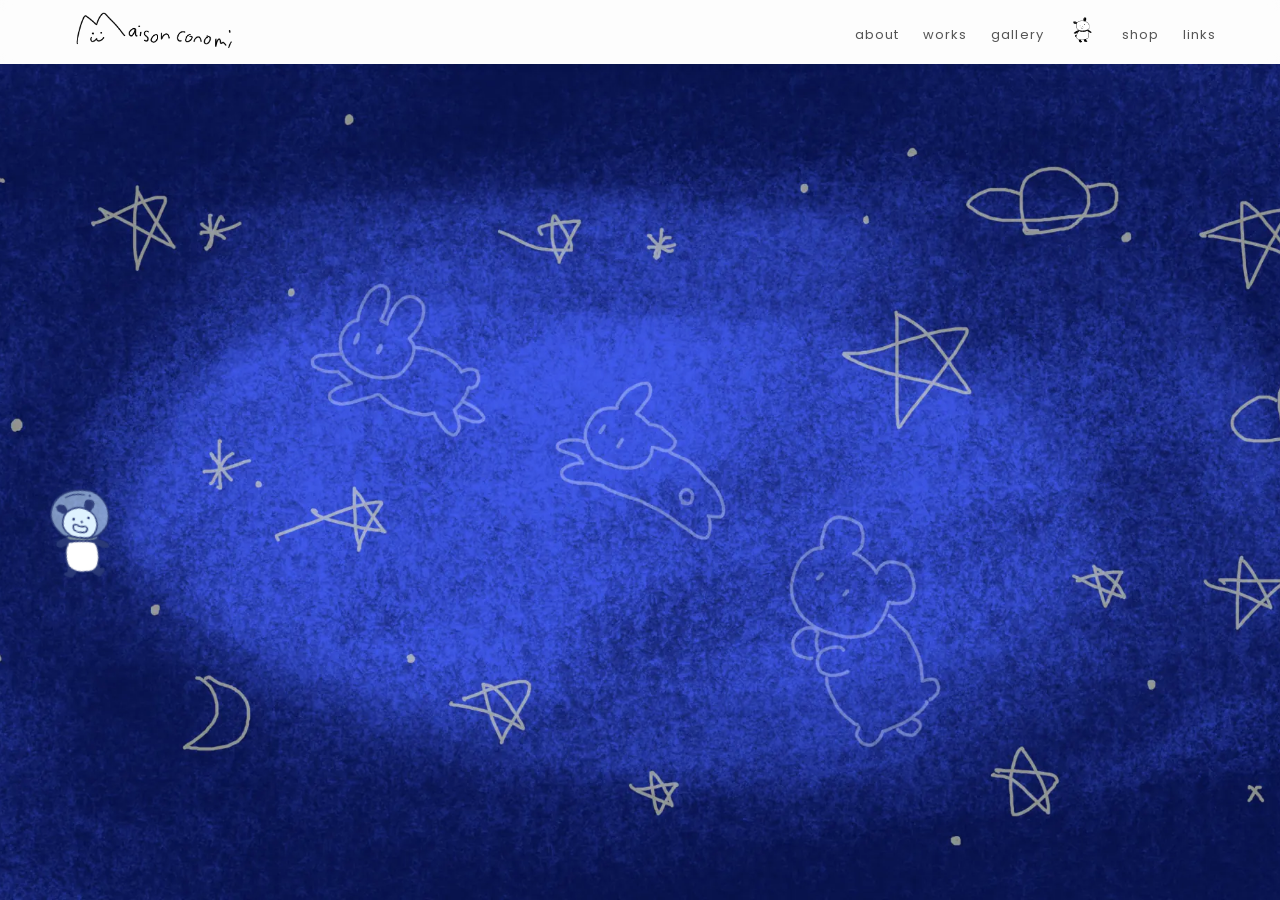
<file: index.html>
<!DOCTYPE html>
<html lang="ja">
<head>
    <meta charset="UTF-8">
    <meta name="viewport" content="width=device-width, initial-scale=1.0">
    <title>Maisonconomi</title>

    <!-- フォント　-->
    <link href="https://fonts.googleapis.com/css2?family=Noto+Sans+JP&family=Poppins:wght@400;500;600&display=swap" rel="stylesheet">
    
    <!-- reset CSS -->
    <link rel="stylesheet" href="css/reset.css">
    <!-- main style -->
    <link rel="stylesheet" href="css/style.css">
</head>

<body>
    <header class="site-header">
        <nav class="site-nav">
            <a id="site-title" href="index.html" aria-label="Maison Conomi トップページ">
                <img class="site-logo" src="images/logo-site.webp" alt="Maison Conomi">
            </a>
            <ul class="nav-list">
                <li><a href="about.html">about</a></li>
                <li><a href="works.html">works</a></li>
                <li><a href="gallery.html">gallery</a></li>
                <li>
                    <a class="nav-icon-link" href="hokapan.html" aria-label="ほかほかパンダ" title="ほかほかパンダ">
                        <img class="nav-panda-icon" src="images/about-hokahokapanda-site.webp" alt="">
                    </a>
                </li>
                <li><a href="https://cooon.theshop.jp/" target="_blank" rel="noopener noreferrer">shop</a></li>
                <li><a href="https://potofu.me/conomi" target="_blank" rel="noopener noreferrer">links</a></li>
            </ul>
        </nav>
    </header>

    <main class="main">
        <div class="frame">
            <img class="top-visual" src="images/top-site.webp" alt="Maison Conomi">
            <img class="top-floating-panda" src="images/top-hokahokapanda-space-cosmo-crop-site.webp" alt="" aria-hidden="true" draggable="false">
        </div>
    </main>

    <script>
    (() => {
        const frame = document.querySelector(".frame");
        const panda = document.querySelector(".top-floating-panda");

        if (!frame || !panda) {
            return;
        }

        const state = {
            x: 0,
            y: 0,
            vx: 48,
            vy: -12,
            angle: -8,
            spin: 7,
            dragging: false,
            grabX: 0,
            grabY: 0,
            lastPointerX: 0,
            lastPointerY: 0,
            lastPointerTime: 0,
            lastTime: 0
        };

        const bounds = () => {
            const frameRect = frame.getBoundingClientRect();

            return {
                maxX: frameRect.width - panda.offsetWidth,
                maxY: frameRect.height - panda.offsetHeight,
                frameRect
            };
        };

        const applyPosition = () => {
            panda.style.left = `${state.x}px`;
            panda.style.top = `${state.y}px`;
            panda.style.transform = `rotate(${state.angle}deg)`;
        };

        const clampInsideFrame = () => {
            const { maxX, maxY } = bounds();
            state.x = Math.min(Math.max(state.x, 0), Math.max(0, maxX));
            state.y = Math.min(Math.max(state.y, 0), Math.max(0, maxY));
        };

        const initialize = () => {
            const { maxY } = bounds();
            const edge = parseFloat(getComputedStyle(frame).getPropertyValue("--panda-edge")) || 10;

            state.x = edge;
            state.y = Math.max(edge, maxY * 0.58);
            applyPosition();
        };

        const updatePointerVelocity = (event) => {
            const now = performance.now();
            const elapsed = Math.max(16, now - state.lastPointerTime);
            const maxVelocity = 900;

            state.vx = Math.max(-maxVelocity, Math.min(maxVelocity, ((event.clientX - state.lastPointerX) / elapsed) * 1000));
            state.vy = Math.max(-maxVelocity, Math.min(maxVelocity, ((event.clientY - state.lastPointerY) / elapsed) * 1000));
            state.spin = Math.max(-120, Math.min(120, state.vx * 0.08));
            state.lastPointerX = event.clientX;
            state.lastPointerY = event.clientY;
            state.lastPointerTime = now;
        };

        panda.addEventListener("pointerdown", (event) => {
            event.preventDefault();

            const pandaRect = panda.getBoundingClientRect();
            const frameRect = frame.getBoundingClientRect();

            state.dragging = true;
            state.grabX = event.clientX - pandaRect.left;
            state.grabY = event.clientY - pandaRect.top;
            state.lastPointerX = event.clientX;
            state.lastPointerY = event.clientY;
            state.lastPointerTime = performance.now();
            state.vx = 0;
            state.vy = 0;

            panda.classList.add("is-dragging");
            panda.setPointerCapture(event.pointerId);

            state.x = event.clientX - frameRect.left - state.grabX;
            state.y = event.clientY - frameRect.top - state.grabY;
            clampInsideFrame();
            applyPosition();
        });

        panda.addEventListener("pointermove", (event) => {
            if (!state.dragging) {
                return;
            }

            const frameRect = frame.getBoundingClientRect();
            updatePointerVelocity(event);

            state.x = event.clientX - frameRect.left - state.grabX;
            state.y = event.clientY - frameRect.top - state.grabY;
            clampInsideFrame();
            applyPosition();
        });

        const releasePanda = (event) => {
            if (!state.dragging) {
                return;
            }

            state.dragging = false;
            panda.classList.remove("is-dragging");

            if (panda.hasPointerCapture(event.pointerId)) {
                panda.releasePointerCapture(event.pointerId);
            }

            if (Math.abs(state.vx) + Math.abs(state.vy) < 80) {
                state.vx = state.vx >= 0 ? 48 : -48;
                state.vy = -12;
            }
        };

        panda.addEventListener("pointerup", releasePanda);
        panda.addEventListener("pointercancel", releasePanda);

        const animate = (time) => {
            const delta = Math.min(0.032, (time - state.lastTime) / 1000 || 0.016);
            state.lastTime = time;

            if (!state.dragging) {
                const { maxX, maxY } = bounds();
                const bounce = 0.86;
                const drift = 0.997;

                state.x += state.vx * delta;
                state.y += state.vy * delta;
                state.angle += state.spin * delta;
                state.vx *= drift;
                state.vy *= drift;
                state.spin *= 0.998;

                if (state.x <= 0) {
                    state.x = 0;
                    state.vx = Math.abs(state.vx) * bounce;
                    state.spin += 18;
                } else if (state.x >= maxX) {
                    state.x = maxX;
                    state.vx = -Math.abs(state.vx) * bounce;
                    state.spin -= 18;
                }

                if (state.y <= 0) {
                    state.y = 0;
                    state.vy = Math.abs(state.vy) * bounce;
                    state.spin += state.vx > 0 ? 10 : -10;
                } else if (state.y >= maxY) {
                    state.y = maxY;
                    state.vy = -Math.abs(state.vy) * bounce;
                    state.spin += state.vx > 0 ? 10 : -10;
                }

                applyPosition();
            }

            requestAnimationFrame(animate);
        };

        window.addEventListener("resize", () => {
            clampInsideFrame();
            applyPosition();
        });

        window.addEventListener("load", initialize);
        initialize();
        requestAnimationFrame(animate);
    })();
    </script>
    <script src="js/image-protection.js"></script>
</body>

</html>
</file>
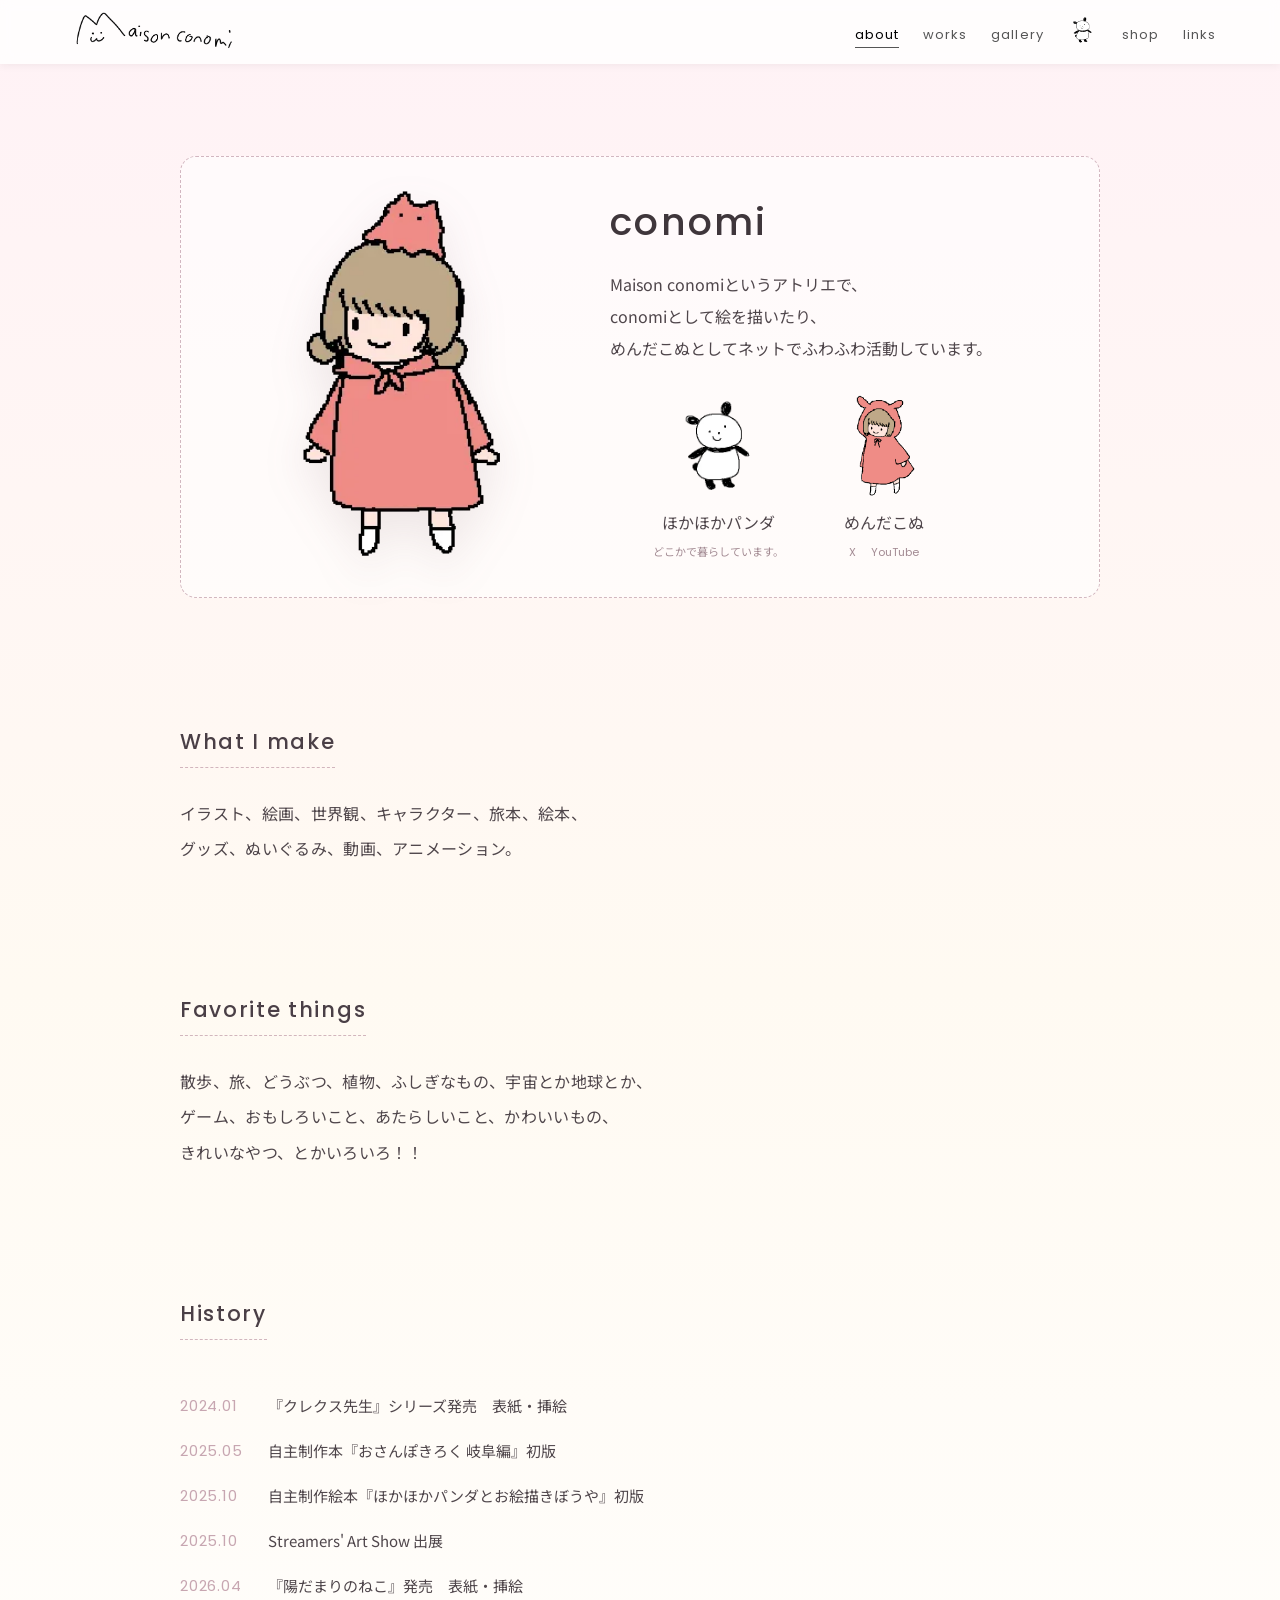
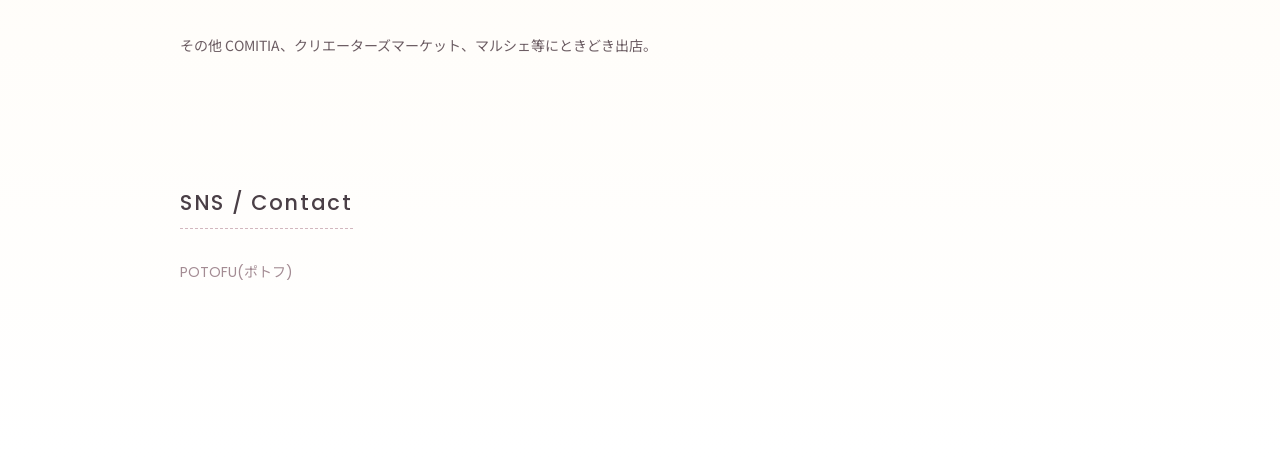
<file: about.html>
<!DOCTYPE html>
<html lang="ja">

<head>
    <meta charset="UTF-8">
    <meta name="viewport" content="width=device-width, initial-scale=1.0">
    <title>About | Maisonconomi</title>

    <!-- フォント -->
    <link href="https://fonts.googleapis.com/css2?family=Noto+Sans+JP&family=Poppins:wght@400;500;600&display=swap"
        rel="stylesheet">

    <!-- reset CSS -->
    <link rel="stylesheet" href="css/reset.css">

    <!-- main style -->
    <link rel="stylesheet" href="css/style.css">

    <!-- about style -->
    <link rel="stylesheet" href="css/about.css">
</head>

<body>
    <header class="site-header">
        <nav class="site-nav">
            <a id="site-title" href="index.html" aria-label="Maison Conomi トップページ">
                <img class="site-logo" src="images/logo-site.webp" alt="Maison Conomi">
            </a>
            <ul class="nav-list">
                <li><a href="about.html" class="active">about</a></li>
                <li><a href="works.html">works</a></li>
                <li><a href="gallery.html">gallery</a></li>
                <li>
                    <a class="nav-icon-link" href="hokapan.html" aria-label="ほかほかパンダ" title="ほかほかパンダ">
                        <img class="nav-panda-icon" src="images/about-hokahokapanda-site.webp" alt="">
                    </a>
                </li>
                <li><a href="https://cooon.theshop.jp/" target="_blank" rel="noopener noreferrer">shop</a></li>
                <li><a href="https://potofu.me/conomi" target="_blank" rel="noopener noreferrer">links</a></li>
            </ul>
        </nav>
    </header>

    <main class="main sub-page">
        <div class="about-container">
            <section class="page-section about-hero">
                <div class="about-profile">
                    <div class="profile-inner">
                        <div class="profile-image">
                            <img src="images/about-conomi-site.webp" alt="Conomi">
                        </div>

                        <div class="profile-text">
                            <h3>conomi</h3>
                            <p>
                                Maison conomiというアトリエで、<br>
                                conomiとして絵を描いたり、<br>
                                めんだこぬとしてネットでふわふわ活動しています。<br>
                            </p>

                            <div class="about-characters">
                                <a class="about-character about-hokahokapanda" href="hokapan.html">
                                    <img src="images/about-hokahokapanda-site.webp" alt="ほかほかパンダ">
                                    <p class="about-character-text">
                                        <span class="about-character-name">ほかほかパンダ</span>
                                        <span>どこかで暮らしています。</span>
                                    </p>
                                </a>

                                <div class="about-character about-mendaconu">
                                    <img src="images/about-mendaconu.png" alt="めんだこぬ">
                                    <p class="about-character-text">
                                        <span class="about-character-name">めんだこぬ</span>
                                        <span>
                                            <a href="https://x.com/conu_1515" target="_blank" rel="noopener noreferrer">X</a>
                                            　
                                            <a href="https://www.youtube.com/@co_noon" target="_blank" rel="noopener noreferrer">YouTube</a>
                                        </span>
                                    </p>
                                </div>
                            </div>
                        </div>
                    </div>
                </div>
            </section>

            <section class="page-section">
                <h2 class="about-section-title">What I make</h2>
                <div class="about-copy">
                    <p class="about-copy-text">
                        イラスト、絵画、世界観、キャラクター、旅本、絵本、<br>
                        グッズ、ぬいぐるみ、動画、アニメーション。
                    </p>
                </div>
            </section>

            <section class="page-section">
                <h2 class="about-section-title">Favorite things</h2>
                <div class="about-copy">
                    <p class="about-copy-text">
                        散歩、旅、どうぶつ、植物、ふしぎなもの、宇宙とか地球とか、<br>
                        ゲーム、おもしろいこと、あたらしいこと、かわいいもの、<br>
                        きれいなやつ、とかいろいろ！！
                    </p>
                </div>
            </section>

            <section class="page-section">
                <h2 class="about-section-title">History</h2>

                <ul class="about-history">
                    <li>
                        <span class="history-year">2024.01</span>
                        <span class="history-text">『クレクス先生』シリーズ発売　表紙・挿絵</span>
                    </li>
                    <li>
                        <span class="history-year">2025.05</span>
                        <span class="history-text">自主制作本『おさんぽきろく 岐阜編』初版</span>
                    </li>
                    <li>
                        <span class="history-year">2025.10</span>
                        <span class="history-text">自主制作絵本『ほかほかパンダとお絵描きぼうや』初版</span>
                    </li>
                    <li>
                        <span class="history-year">2025.10</span>
                        <span class="history-text">Streamers' Art Show 出展</span>
                    </li>
                    <li>
                        <span class="history-year">2026.04</span>
                        <span class="history-text">『陽だまりのねこ』発売　表紙・挿絵</span>
                    </li>
                </ul>

                <p class="history-note">
                    その他 COMITIA、クリエーターズマーケット、マルシェ等にときどき出店。
                </p>
            </section>

            <section class="page-section">
                <h2 class="about-section-title">SNS / Contact</h2>

                <div class="about-links">
                    <a href="https://potofu.me/conomi" target="_blank" rel="noopener noreferrer">
                        POTOFU(ポトフ)
                    </a>
                </div>
            </section>
        </div>
    </main>
    <script src="js/image-protection.js"></script>
</body>

</html>
</file>
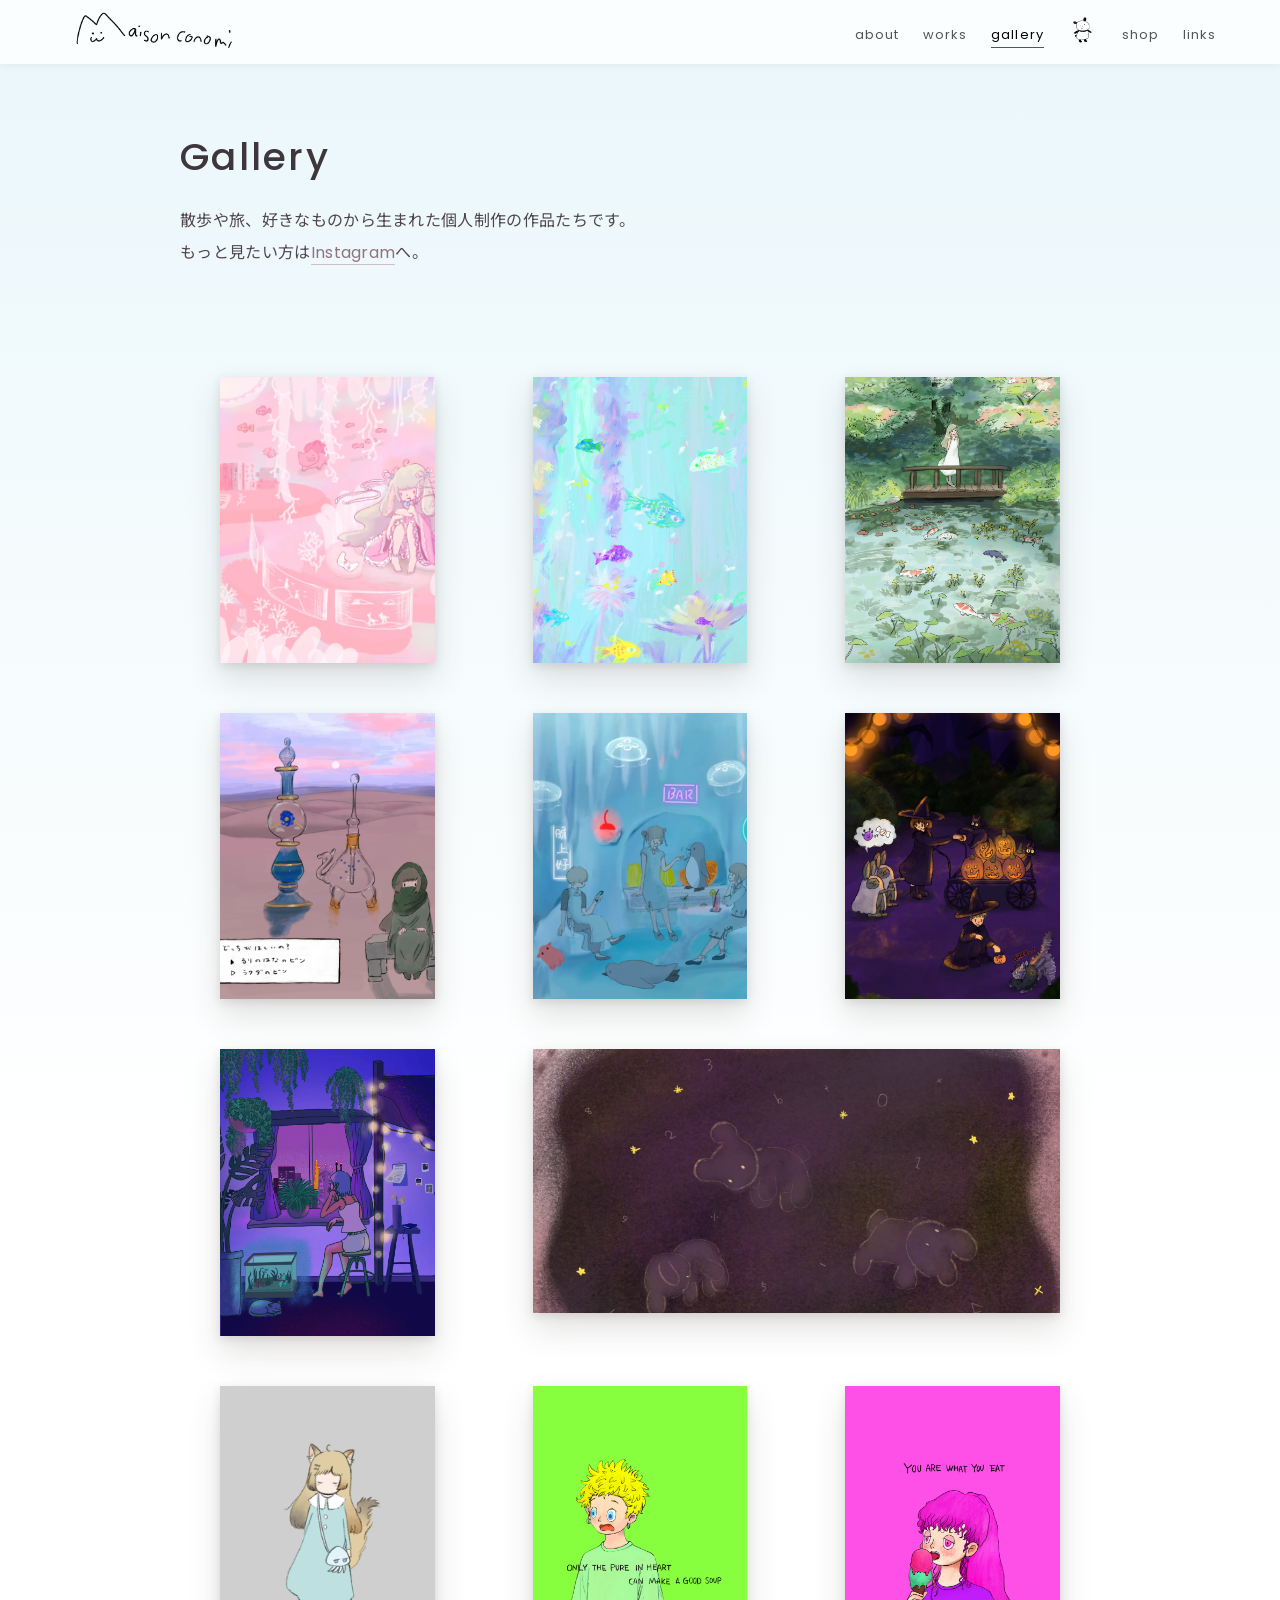
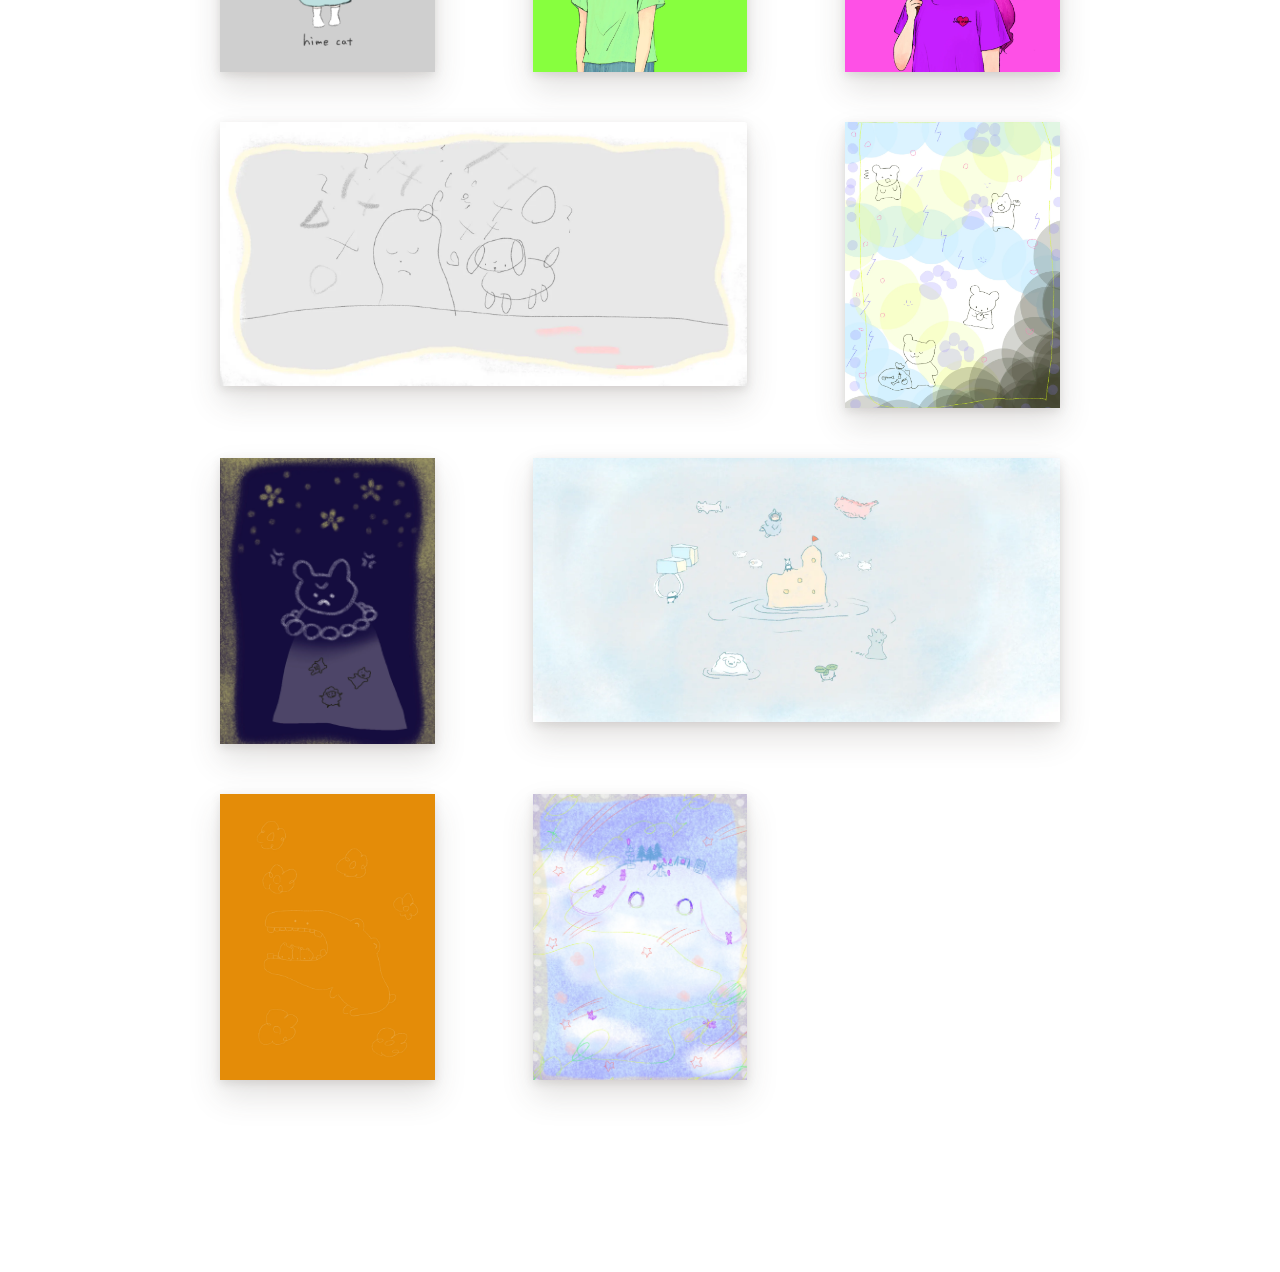
<file: gallery.html>
<!DOCTYPE html>
<html lang="ja">

<head>
    <meta charset="UTF-8">
    <meta name="viewport" content="width=device-width, initial-scale=1.0">
    <title>Gallery | Maisonconomi</title>

    <!-- フォント -->
    <link href="https://fonts.googleapis.com/css2?family=Noto+Sans+JP&family=Poppins:wght@400;500;600&display=swap"
        rel="stylesheet">

    <!-- reset CSS -->
    <link rel="stylesheet" href="css/reset.css">

    <!-- main style -->
    <link rel="stylesheet" href="css/style.css">

    <!-- gallery style -->
    <link rel="stylesheet" href="css/gallery.css">
</head>

<body>
    <header class="site-header">
        <nav class="site-nav">
            <a id="site-title" href="index.html" aria-label="Maison Conomi トップページ">
                <img class="site-logo" src="images/logo-site.webp" alt="Maison Conomi">
            </a>
            <ul class="nav-list">
                <li><a href="about.html">about</a></li>
                <li><a href="works.html">works</a></li>
                <li><a href="gallery.html" class="active">gallery</a></li>
                <li>
                    <a class="nav-icon-link" href="hokapan.html" aria-label="ほかほかパンダ" title="ほかほかパンダ">
                        <img class="nav-panda-icon" src="images/about-hokahokapanda-site.webp" alt="">
                    </a>
                </li>
                <li><a href="https://cooon.theshop.jp/" target="_blank" rel="noopener noreferrer">shop</a></li>
                <li><a href="https://potofu.me/conomi" target="_blank" rel="noopener noreferrer">links</a></li>
            </ul>
        </nav>
    </header>

    <main class="main sub-page">
        <div class="gallery-container">
            <section class="page-section gallery-hero">
                <h1 class="gallery-title">Gallery</h1>
                <p class="gallery-intro">
                    散歩や旅、好きなものから生まれた個人制作の作品たちです。<br>
                    もっと見たい方は<a href="https://www.instagram.com/15___con" target="_blank" rel="noopener noreferrer">Instagram</a>へ。
                </p>
            </section>

            <section class="page-section gallery-archive">
                <div class="gallery-grid">
                    <figure class="gallery-item">
                        <img src="images/gallery-friend-site.webp" alt="やさしい雰囲気のイラスト" onclick="openModal(this)">
                    </figure>

                    <figure class="gallery-item">
                        <img src="images/gallery-fish-site.webp" alt="魚をモチーフにしたイラスト" onclick="openModal(this)">
                    </figure>

                    <figure class="gallery-item">
                        <img src="images/gallery-gifu-monet-site.webp" alt="自然を描いた作品" onclick="openModal(this)">
                    </figure>

                    <figure class="gallery-item">
                        <img src="images/gallery-egypt-site.webp" alt="エジプトをイメージした作品" onclick="openModal(this)">
                    </figure>

                    <figure class="gallery-item">
                        <img src="images/gallery-flapjack-octopus-site.webp" alt="幻想的なイラスト作品" onclick="openModal(this)">
                    </figure>

                    <figure class="gallery-item">
                        <img src="images/gallery-halloween01-site.webp" alt="ハロウィンをテーマにした作品" onclick="openModal(this)">
                    </figure>

                    <figure class="gallery-item">
                        <img src="images/gallery-night-site.webp" alt="夜の風景を描いた作品" onclick="openModal(this)">
                    </figure>

                    <figure class="gallery-item gallery-item-wide">
                        <img src="images/gallery-space-rabbit-site.webp" alt="宇宙とうさぎのイラスト" onclick="openModal(this)">
                    </figure>

                    <figure class="gallery-item">
                        <img src="images/gallery-himecat-site.webp" alt="キャラクターイラスト" onclick="openModal(this)">
                    </figure>

                    <figure class="gallery-item">
                        <img src="images/gallery-ice-cream-boy-site.webp" alt="アイスを持った男の子のイラスト" onclick="openModal(this)">
                    </figure>

                    <figure class="gallery-item">
                        <img src="images/gallery-ice-cream-girl-site.webp" alt="アイスを持った女の子のイラスト" onclick="openModal(this)">
                    </figure>

                    <figure class="gallery-item gallery-item-wide">
                        <img src="images/gallery-artwork-sketch-room-site.webp" alt="ラフスケッチのイラスト" onclick="openModal(this)">
                    </figure>

                    <figure class="gallery-item">
                        <img src="images/gallery-artwork-pop-bears-site.webp" alt="くまのキャラクターイラスト" onclick="openModal(this)">
                    </figure>

                    <figure class="gallery-item">
                        <img src="images/gallery-artwork-night-dress-site.webp" alt="夜の雰囲気のキャラクターイラスト" onclick="openModal(this)">
                    </figure>

                    <figure class="gallery-item gallery-item-wide">
                        <img src="images/gallery-artwork-blue-world-site.webp" alt="青い世界のイラスト" onclick="openModal(this)">
                    </figure>

                    <figure class="gallery-item">
                        <img src="images/gallery-artwork-orange-bear-site.webp" alt="オレンジ色のくまのイラスト" onclick="openModal(this)">
                    </figure>

                    <figure class="gallery-item">
                        <img src="images/gallery-artwork-rabbit-world-site.webp" alt="うさぎのいる淡い世界のイラスト" onclick="openModal(this)">
                    </figure>
                </div>
            </section>

        </div>
    </main>

    <div id="modal" class="modal" onclick="closeModal(event)">
        <img id="modal-img" alt="">
    </div>

    <button class="back-to-top" type="button" data-back-to-top aria-label="ページ上部へ戻る">↑</button>

    <script>
    function openModal(img) {
        const modal = document.getElementById("modal");
        const modalImg = document.getElementById("modal-img");

        modalImg.src = img.src;
        modal.style.display = "flex";

        requestAnimationFrame(() => {
            modal.classList.add("show");
        });

        document.body.classList.add("modal-open");
        document.documentElement.classList.add("modal-open");
    }

    function closeModal(event) {
        if (event) {
            event.preventDefault();
        }

        const modal = document.getElementById("modal");
        modal.classList.remove("show");

        setTimeout(() => {
            modal.style.display = "none";
            document.body.classList.remove("modal-open");
            document.documentElement.classList.remove("modal-open");
        }, 300);
    }
    </script>
    <script src="js/image-protection.js"></script>
    <script src="js/back-to-top.js"></script>
</body>

</html>
</file>
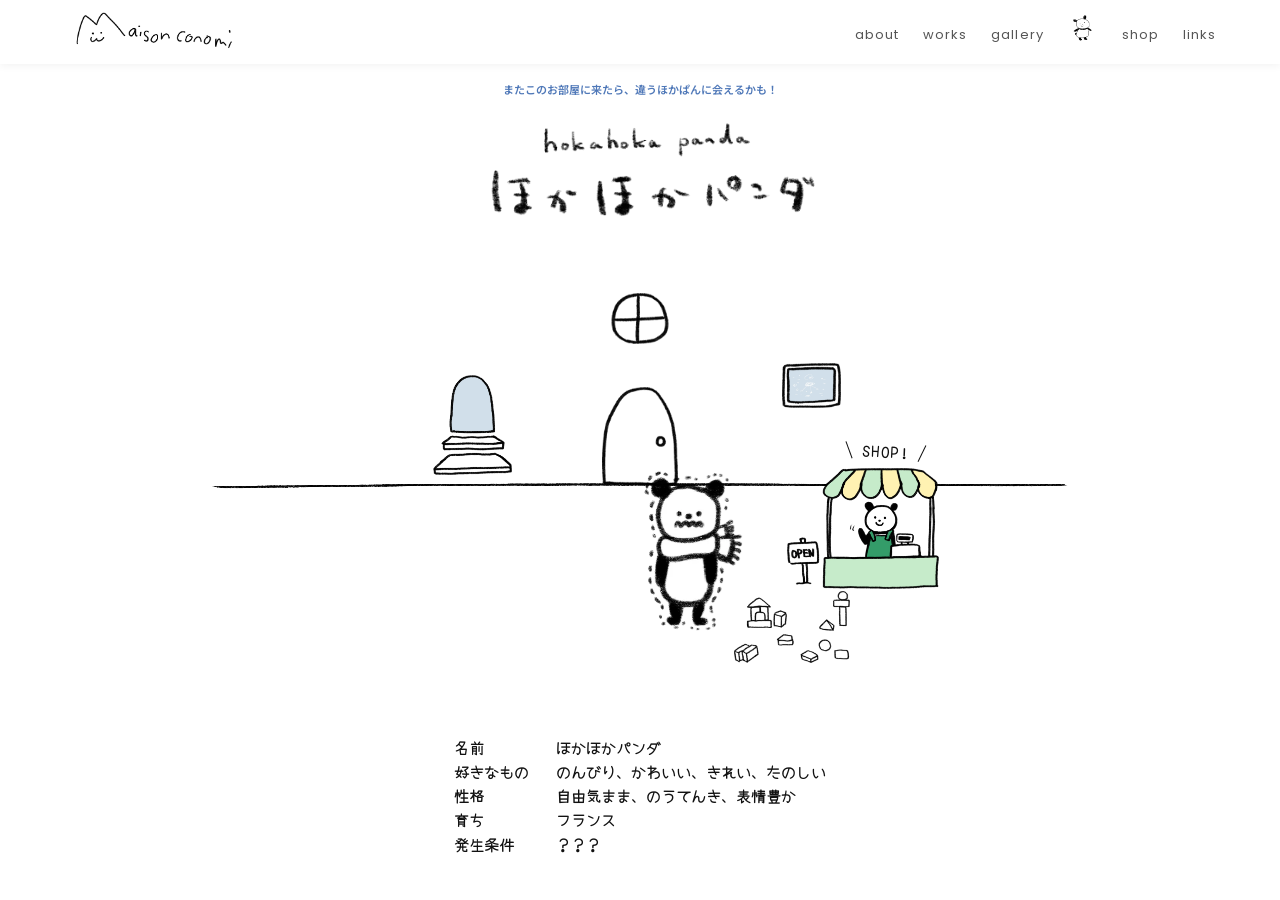
<file: hokapan.html>
<!DOCTYPE html>
<html lang="ja">

<head>
    <meta charset="UTF-8">
    <meta name="viewport" content="width=device-width, initial-scale=1.0">
    <title>ほかほかパンダ | Maisonconomi</title>

    <!-- フォント -->
    <link href="https://fonts.googleapis.com/css2?family=Noto+Sans+JP&family=Poppins:wght@400;500;600&family=Yomogi&display=swap"
        rel="stylesheet">

    <!-- reset CSS -->
    <link rel="stylesheet" href="css/reset.css">

    <!-- main style -->
    <link rel="stylesheet" href="css/style.css">

    <!-- hokapan style -->
    <link rel="stylesheet" href="css/hokapan.css">
</head>

<body>
    <header class="site-header">
        <nav class="site-nav">
            <a id="site-title" href="index.html" aria-label="Maison Conomi トップページ">
                <img class="site-logo" src="images/logo-site.webp" alt="Maison Conomi">
            </a>
            <ul class="nav-list">
                <li><a href="about.html">about</a></li>
                <li><a href="works.html">works</a></li>
                <li><a href="gallery.html">gallery</a></li>
                <li>
                    <a class="nav-icon-link active" href="hokapan.html" aria-label="ほかほかパンダ" title="ほかほかパンダ">
                        <img class="nav-panda-icon" src="images/about-hokahokapanda-site.webp" alt="">
                    </a>
                </li>
                <li><a href="https://cooon.theshop.jp/" target="_blank" rel="noopener noreferrer">shop</a></li>
                <li><a href="https://potofu.me/conomi" target="_blank" rel="noopener noreferrer">links</a></li>
            </ul>
        </nav>
    </header>

    <main class="main sub-page hokapan-page">
        <div class="hokapan-room" aria-label="ほかほかパンダの部屋">
            <div class="hokapan-stage">
                <img class="hokapan-name-image" src="images/hokahokapanda/hokahokapanda-name-site.webp" alt="ほかほかパンダ">

                <img class="room-object floor-line" src="images/hokahokapanda/fixed/floor-line.png" alt="">
                <button class="room-button community-button" type="button" data-panel="community" aria-label="こうみんかんを見る">
                    <img src="images/hokahokapanda/fixed/community-center-entrance-site.webp" alt="">
                </button>
                <button class="room-button door-button" type="button" data-panel="home" aria-label="おうちを見る">
                    <img src="images/hokahokapanda/fixed/door-site.webp" alt="">
                </button>
                <img class="room-object window-object" src="images/hokahokapanda/fixed/window.png" alt="">
                <button class="room-button map-button" type="button" data-panel="map" aria-label="世界図を見る">
                    <img src="images/hokahokapanda/fixed/map-board-site.webp" alt="">
                </button>
                <a class="room-button shop-button" href="https://cooon.theshop.jp/" target="_blank" rel="noopener noreferrer" aria-label="shopへ行く">
                    <span class="shop-callout" aria-hidden="true">SHOP!</span>
                    <img src="images/hokahokapanda/fixed/hokahoka-mart-site.webp" alt="">
                </a>
                <img class="room-object blocks-object" src="images/hokahokapanda/fixed/blocks-site.webp" alt="">

                <img id="random-hokapan" class="random-hokapan" src="images/hokahokapanda/random/hokapan-character-01-site.webp" alt="ほかほかパンダ">

                <dl class="hokapan-profile-list">
                    <div>
                        <dt>名前</dt>
                        <dd>ほかほかパンダ</dd>
                    </div>
                    <div>
                        <dt>好きなもの</dt>
                        <dd>のんびり、かわいい、きれい、たのしい</dd>
                    </div>
                    <div>
                        <dt>性格</dt>
                        <dd>自由気まま、のうてんき、表情豊か</dd>
                    </div>
                    <div>
                        <dt>育ち</dt>
                        <dd>フランス</dd>
                    </div>
                    <div>
                        <dt>発生条件</dt>
                        <dd>？？？</dd>
                    </div>
                </dl>
                <p class="hokapan-return-message">またこのお部屋に来たら、違うほかぱんに会えるかも！</p>
            </div>
        </div>

        <div class="hokapan-panel" id="hokapan-panel" aria-hidden="true">
            <div class="hokapan-panel-backdrop" data-close-panel></div>
            <section class="hokapan-panel-card" role="dialog" aria-modal="true" aria-labelledby="hokapan-panel-title">
                <button class="hokapan-panel-close" type="button" data-close-panel aria-label="閉じる">×</button>
                <h2 id="hokapan-panel-title"></h2>
                <p id="hokapan-panel-text"></p>
                <img id="hokapan-panel-image" alt="">
            </section>
        </div>
    </main>

    <script>
        const hokapanImages = [
            "hokapan-character-01-site.webp",
            "hokapan-character-02-site.webp",
            "hokapan-character-03-site.webp",
            "hokapan-character-04-site.webp",
            "hokapan-character-05-site.webp",
            "hokapan-character-06-site.webp",
            "hokapan-character-07-site.webp",
            "hokapan-character-08-site.webp",
            "hokapan-character-09-site.webp",
            "hokapan-character-10-site.webp"
        ];
        const randomHokapan = document.getElementById("random-hokapan");
        const selectedHokapan = hokapanImages[Math.floor(Math.random() * hokapanImages.length)];
        const selectedHokapanId = selectedHokapan.match(/hokapan-character-(\d+)/)?.[1];
        const floorWalkHokapanIds = ["02", "03", "04", "05", "09"];
        randomHokapan.src = `images/hokahokapanda/random/${selectedHokapan}`;

        if (selectedHokapanId) {
            randomHokapan.classList.add(`is-character-${selectedHokapanId}`);
            randomHokapan.classList.toggle("is-floor-walker", floorWalkHokapanIds.includes(selectedHokapanId));
            randomHokapan.classList.toggle("is-rocket", selectedHokapanId === "06");
            randomHokapan.classList.toggle("is-jumper", selectedHokapanId === "07");
        }

        const randomBetween = (min, max) => min + Math.random() * Math.max(0, max - min);

        const setupFloorWalker = () => {
            if (!randomHokapan.classList.contains("is-floor-walker")) {
                return;
            }

            const stage = document.querySelector(".hokapan-stage");
            const floorLine = document.querySelector(".floor-line");
            const shopButton = document.querySelector(".shop-button");
            const profileList = document.querySelector(".hokapan-profile-list");

            if (!stage || !floorLine || !shopButton) {
                return;
            }

            let walkTimer;
            let bounceTimer;

            const move = () => {
                const stageRect = stage.getBoundingClientRect();
                const floorRect = floorLine.getBoundingClientRect();
                const shopRect = shopButton.getBoundingClientRect();
                const profileRect = profileList?.getBoundingClientRect();
                const width = randomHokapan.offsetWidth;
                const height = randomHokapan.offsetHeight;
                const isMobile = window.matchMedia("(max-width: 720px)").matches;
                const floorY = floorRect.top + floorRect.height / 2 - stageRect.top;
                const shopLeft = shopRect.left - stageRect.left;
                const minX = stageRect.width * (isMobile ? 0.1 : 0.28);
                const maxX = shopLeft - width - 12;
                const minY = floorY - height / 2;
                const profileTop = profileRect ? profileRect.top - stageRect.top : stageRect.height;
                const maxY = Math.min(floorY + height * 0.12, profileTop - height - 12);
                const x = randomBetween(minX, Math.max(minX, maxX));
                const y = randomBetween(minY, Math.max(minY, maxY));
                const angle = randomBetween(-2, 2);
                const previousX = Number.parseFloat(randomHokapan.style.left);
                const fromX = Number.isFinite(previousX) ? previousX : randomHokapan.offsetLeft;

                window.clearTimeout(bounceTimer);
                randomHokapan.classList.add("is-walking");
                randomHokapan.style.left = `${x}px`;
                randomHokapan.style.top = `${y}px`;
                randomHokapan.style.setProperty("--walk-angle", `${angle}deg`);

                if (randomHokapan.classList.contains("is-character-02")) {
                    randomHokapan.style.setProperty("--walk-scale", x > fromX ? "-1" : "1");
                }

                bounceTimer = window.setTimeout(() => {
                    randomHokapan.classList.remove("is-walking");
                }, 1850);
            };

            const start = () => {
                window.clearInterval(walkTimer);
                move();
                walkTimer = window.setInterval(move, 2200);
            };

            if (randomHokapan.complete) {
                start();
            } else {
                randomHokapan.addEventListener("load", start, { once: true });
            }

            window.addEventListener("resize", start);
        };

        setupFloorWalker();

        const placeStaticRandomHokapan = () => {
            if (!randomHokapan.classList.contains("is-character-01")) {
                return;
            }

            const stage = document.querySelector(".hokapan-stage");

            if (!stage) {
                return;
            }

            const place = () => {
                const stageRect = stage.getBoundingClientRect();
                const width = randomHokapan.offsetWidth;
                const height = randomHokapan.offsetHeight;
                const protectedSelectors = [
                    ".hokapan-name-image",
                    ".floor-line",
                    ".community-button",
                    ".door-button",
                    ".window-object",
                    ".map-button",
                    ".shop-button",
                    ".blocks-object",
                    ".hokapan-profile-list"
                ];
                const protectedRects = protectedSelectors.flatMap((selector) => {
                    const element = document.querySelector(selector);

                    if (!element) {
                        return [];
                    }

                    const rect = element.getBoundingClientRect();

                    return [{
                        bottom: rect.bottom - stageRect.top + 12,
                        left: rect.left - stageRect.left - 12,
                        right: rect.right - stageRect.left + 12,
                        top: rect.top - stageRect.top - 12
                    }];
                });
                const minX = stageRect.width * 0.04;
                const maxX = stageRect.width * 0.92 - width;
                const minY = stageRect.height * 0.08;
                const maxY = stageRect.height * 0.88 - height;
                let x = minX;
                let y = minY;

                for (let i = 0; i < 80; i += 1) {
                    const candidateX = randomBetween(minX, Math.max(minX, maxX));
                    const candidateY = randomBetween(minY, Math.max(minY, maxY));
                    const candidateRect = {
                        bottom: candidateY + height,
                        left: candidateX,
                        right: candidateX + width,
                        top: candidateY
                    };
                    const overlaps = protectedRects.some((rect) => (
                        candidateRect.left < rect.right &&
                        candidateRect.right > rect.left &&
                        candidateRect.top < rect.bottom &&
                        candidateRect.bottom > rect.top
                    ));

                    if (!overlaps) {
                        x = candidateX;
                        y = candidateY;
                        break;
                    }
                }

                const angle = randomBetween(-5, 5);

                randomHokapan.style.left = `${x}px`;
                randomHokapan.style.top = `${y}px`;
                randomHokapan.style.transform = `rotate(${angle}deg)`;
            };

            if (randomHokapan.complete) {
                place();
            } else {
                randomHokapan.addEventListener("load", place, { once: true });
            }
        };

        placeStaticRandomHokapan();

        const setupRocketHokapan = () => {
            if (!randomHokapan.classList.contains("is-rocket")) {
                return;
            }

            const stage = document.querySelector(".hokapan-stage");

            if (!stage) {
                return;
            }

            const state = {
                angle: 0,
                activePointerId: null,
                dragging: false,
                grabX: 0,
                grabY: 0,
                lastPointerTime: 0,
                lastPointerX: 0,
                lastPointerY: 0,
                lastTime: 0,
                vx: 150,
                vy: -80,
                x: 0,
                y: 0
            };
            const imageNoseOffset = 45;

            const bounds = () => {
                const stageRect = stage.getBoundingClientRect();

                return {
                    maxX: Math.max(0, stageRect.width - randomHokapan.offsetWidth),
                    maxY: Math.max(0, stageRect.height - randomHokapan.offsetHeight),
                    stageRect
                };
            };

            const setAngleFromVelocity = () => {
                if (Math.abs(state.vx) + Math.abs(state.vy) < 24) {
                    return;
                }

                state.angle = Math.atan2(state.vy, state.vx) * 180 / Math.PI + imageNoseOffset;
            };

            const applyPosition = () => {
                randomHokapan.style.left = `${state.x}px`;
                randomHokapan.style.top = `${state.y}px`;
                randomHokapan.style.transform = `rotate(${state.angle}deg)`;
            };

            const clampInsideStage = () => {
                const { maxX, maxY } = bounds();
                state.x = Math.min(Math.max(state.x, 0), maxX);
                state.y = Math.min(Math.max(state.y, 0), maxY);
            };

            const initialize = () => {
                const { maxX, maxY } = bounds();
                state.x = Math.max(0, maxX * 0.18);
                state.y = Math.max(0, maxY * 0.28);
                setAngleFromVelocity();
                applyPosition();
            };

            const updatePointerVelocity = (event) => {
                const now = performance.now();
                const elapsed = Math.max(16, now - state.lastPointerTime);
                const maxVelocity = 1100;

                state.vx = Math.max(-maxVelocity, Math.min(maxVelocity, ((event.clientX - state.lastPointerX) / elapsed) * 1000));
                state.vy = Math.max(-maxVelocity, Math.min(maxVelocity, ((event.clientY - state.lastPointerY) / elapsed) * 1000));
                state.lastPointerX = event.clientX;
                state.lastPointerY = event.clientY;
                state.lastPointerTime = now;
                setAngleFromVelocity();
            };

            const pointerPositionInStage = (event) => {
                const { stageRect } = bounds();

                return {
                    x: event.clientX - stageRect.left,
                    y: event.clientY - stageRect.top
                };
            };

            randomHokapan.addEventListener("pointerdown", (event) => {
                if (!event.isPrimary || state.dragging) {
                    return;
                }

                event.preventDefault();

                const pointer = pointerPositionInStage(event);

                state.dragging = true;
                state.activePointerId = event.pointerId;
                state.grabX = pointer.x - state.x;
                state.grabY = pointer.y - state.y;
                state.lastPointerX = event.clientX;
                state.lastPointerY = event.clientY;
                state.lastPointerTime = performance.now();
                state.vx = 0;
                state.vy = 0;

                randomHokapan.classList.add("is-dragging");

                try {
                    randomHokapan.setPointerCapture(event.pointerId);
                } catch {
                    // Some browsers can reject capture during touch gestures; keep pointer tracking alive.
                }

                state.x = pointer.x - state.grabX;
                state.y = pointer.y - state.grabY;
                clampInsideStage();
                applyPosition();
            });

            randomHokapan.addEventListener("pointermove", (event) => {
                if (!state.dragging || event.pointerId !== state.activePointerId) {
                    return;
                }

                const pointer = pointerPositionInStage(event);
                updatePointerVelocity(event);

                state.x = pointer.x - state.grabX;
                state.y = pointer.y - state.grabY;
                clampInsideStage();
                applyPosition();
            });

            const releaseRocket = (event) => {
                if (!state.dragging || event.pointerId !== state.activePointerId) {
                    return;
                }

                state.dragging = false;
                state.activePointerId = null;
                randomHokapan.classList.remove("is-dragging");

                if (randomHokapan.hasPointerCapture(event.pointerId)) {
                    try {
                        randomHokapan.releasePointerCapture(event.pointerId);
                    } catch {
                        // The browser may already have released capture after touch cancellation.
                    }
                }

                if (Math.abs(state.vx) + Math.abs(state.vy) < 90) {
                    state.vx = state.vx >= 0 ? 150 : -150;
                    state.vy = -80;
                    setAngleFromVelocity();
                }
            };

            randomHokapan.addEventListener("pointerup", releaseRocket);
            randomHokapan.addEventListener("pointercancel", releaseRocket);
            randomHokapan.addEventListener("lostpointercapture", (event) => {
                if (state.dragging && event.pointerId === state.activePointerId) {
                    state.dragging = false;
                    state.activePointerId = null;
                    randomHokapan.classList.remove("is-dragging");
                }
            });

            const animate = (time) => {
                const delta = Math.min(0.032, (time - state.lastTime) / 1000 || 0.016);
                state.lastTime = time;

                if (!state.dragging) {
                    const { maxX, maxY } = bounds();
                    const bounce = 0.9;
                    const drift = 0.996;

                    state.x += state.vx * delta;
                    state.y += state.vy * delta;
                    state.vx *= drift;
                    state.vy *= drift;

                    if (state.x <= 0) {
                        state.x = 0;
                        state.vx = Math.abs(state.vx) * bounce;
                    } else if (state.x >= maxX) {
                        state.x = maxX;
                        state.vx = -Math.abs(state.vx) * bounce;
                    }

                    if (state.y <= 0) {
                        state.y = 0;
                        state.vy = Math.abs(state.vy) * bounce;
                    } else if (state.y >= maxY) {
                        state.y = maxY;
                        state.vy = -Math.abs(state.vy) * bounce;
                    }

                    setAngleFromVelocity();
                    applyPosition();
                }

                requestAnimationFrame(animate);
            };

            if (randomHokapan.complete) {
                initialize();
            } else {
                randomHokapan.addEventListener("load", initialize, { once: true });
            }

            window.addEventListener("resize", () => {
                clampInsideStage();
                applyPosition();
            });
            requestAnimationFrame(animate);
        };

        setupRocketHokapan();

        const panel = document.getElementById("hokapan-panel");
        const panelTitle = document.getElementById("hokapan-panel-title");
        const panelText = document.getElementById("hokapan-panel-text");
        const panelImage = document.getElementById("hokapan-panel-image");
        const panels = {
            community: {
                title: "こうみんかん",
                text: "ほかほかパンダたちが、のんびり集まる場所。",
                image: "images/hokapan-world-community-site.webp",
                alt: "ほかほかパンダのこうみんかん"
            },
            home: {
                title: "おうち",
                text: "ほかほかパンダが暮らしているところのまわり。",
                image: "images/hokapan-world-home-site.webp",
                alt: "ほかほかパンダのおうち"
            },
            map: {
                title: "せかいず",
                text: "ほかほかパンダの世界の地図。",
                image: "images/hokahokapanda/fixed/starting-square-site.webp",
                alt: "ほかほかパンダの世界図"
            }
        };

        document.querySelectorAll("[data-panel]").forEach((button) => {
            button.addEventListener("click", () => {
                const content = panels[button.dataset.panel];
                panelTitle.textContent = content.title;
                panelText.textContent = content.text;
                panelImage.src = content.image;
                panelImage.alt = content.alt;
                panel.setAttribute("aria-hidden", "false");
            });
        });

        document.querySelectorAll("[data-close-panel]").forEach((button) => {
            button.addEventListener("click", () => {
                panel.setAttribute("aria-hidden", "true");
            });
        });

        document.addEventListener("keydown", (event) => {
            if (event.key === "Escape") {
                panel.setAttribute("aria-hidden", "true");
            }
        });
    </script>
    <script src="js/image-protection.js"></script>
</body>

</html>
</file>
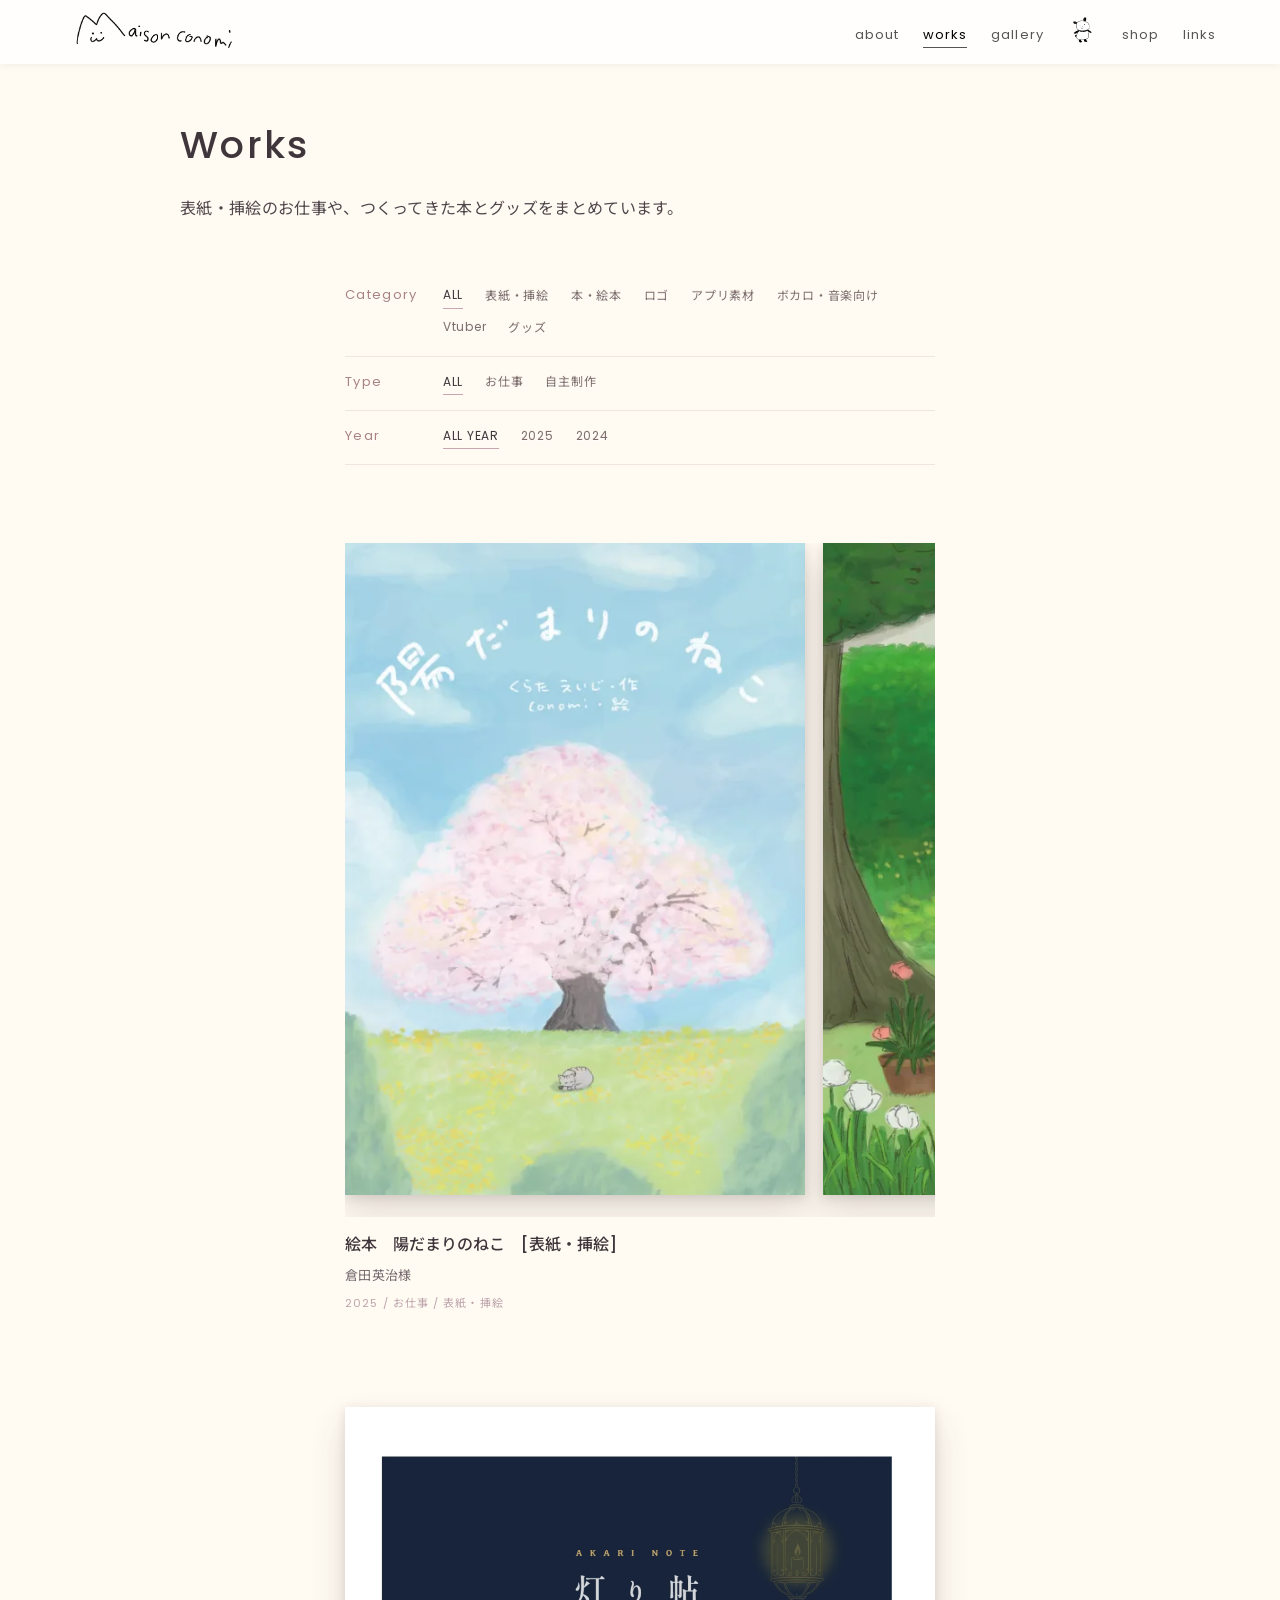
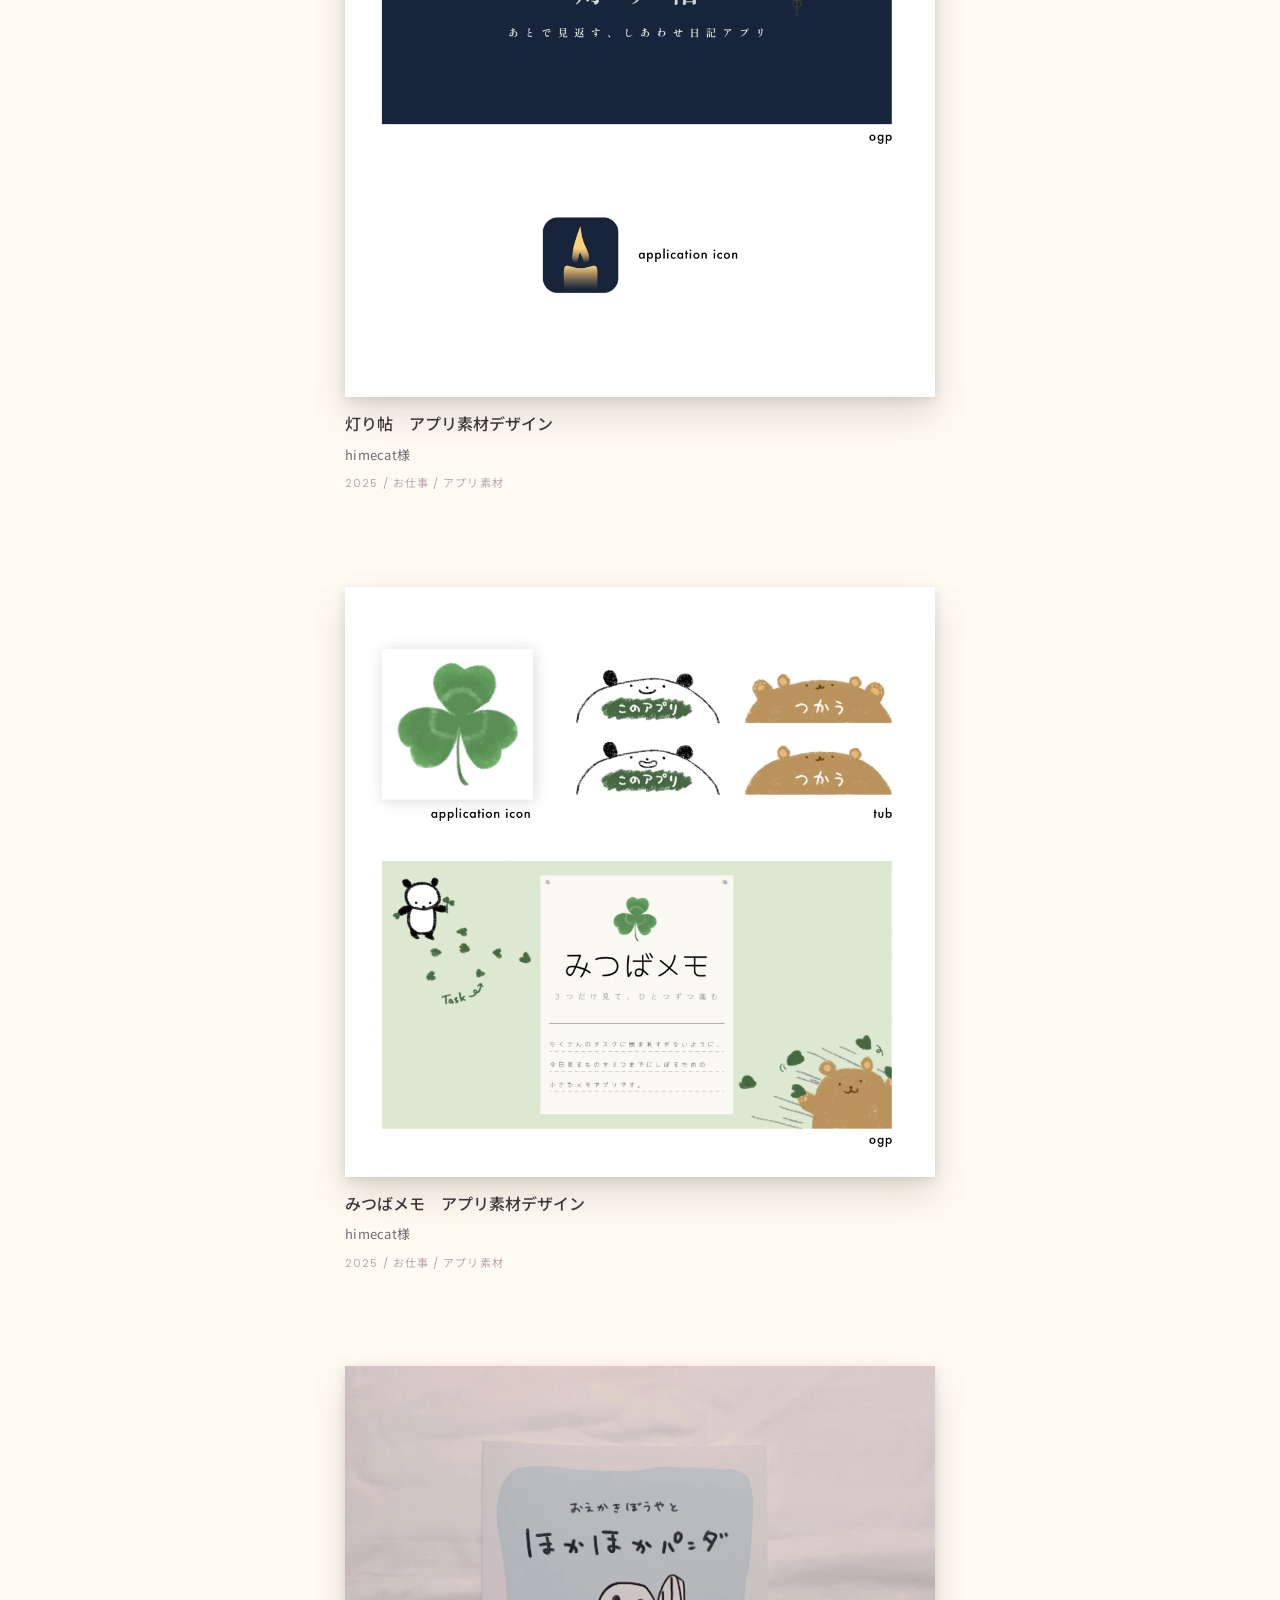
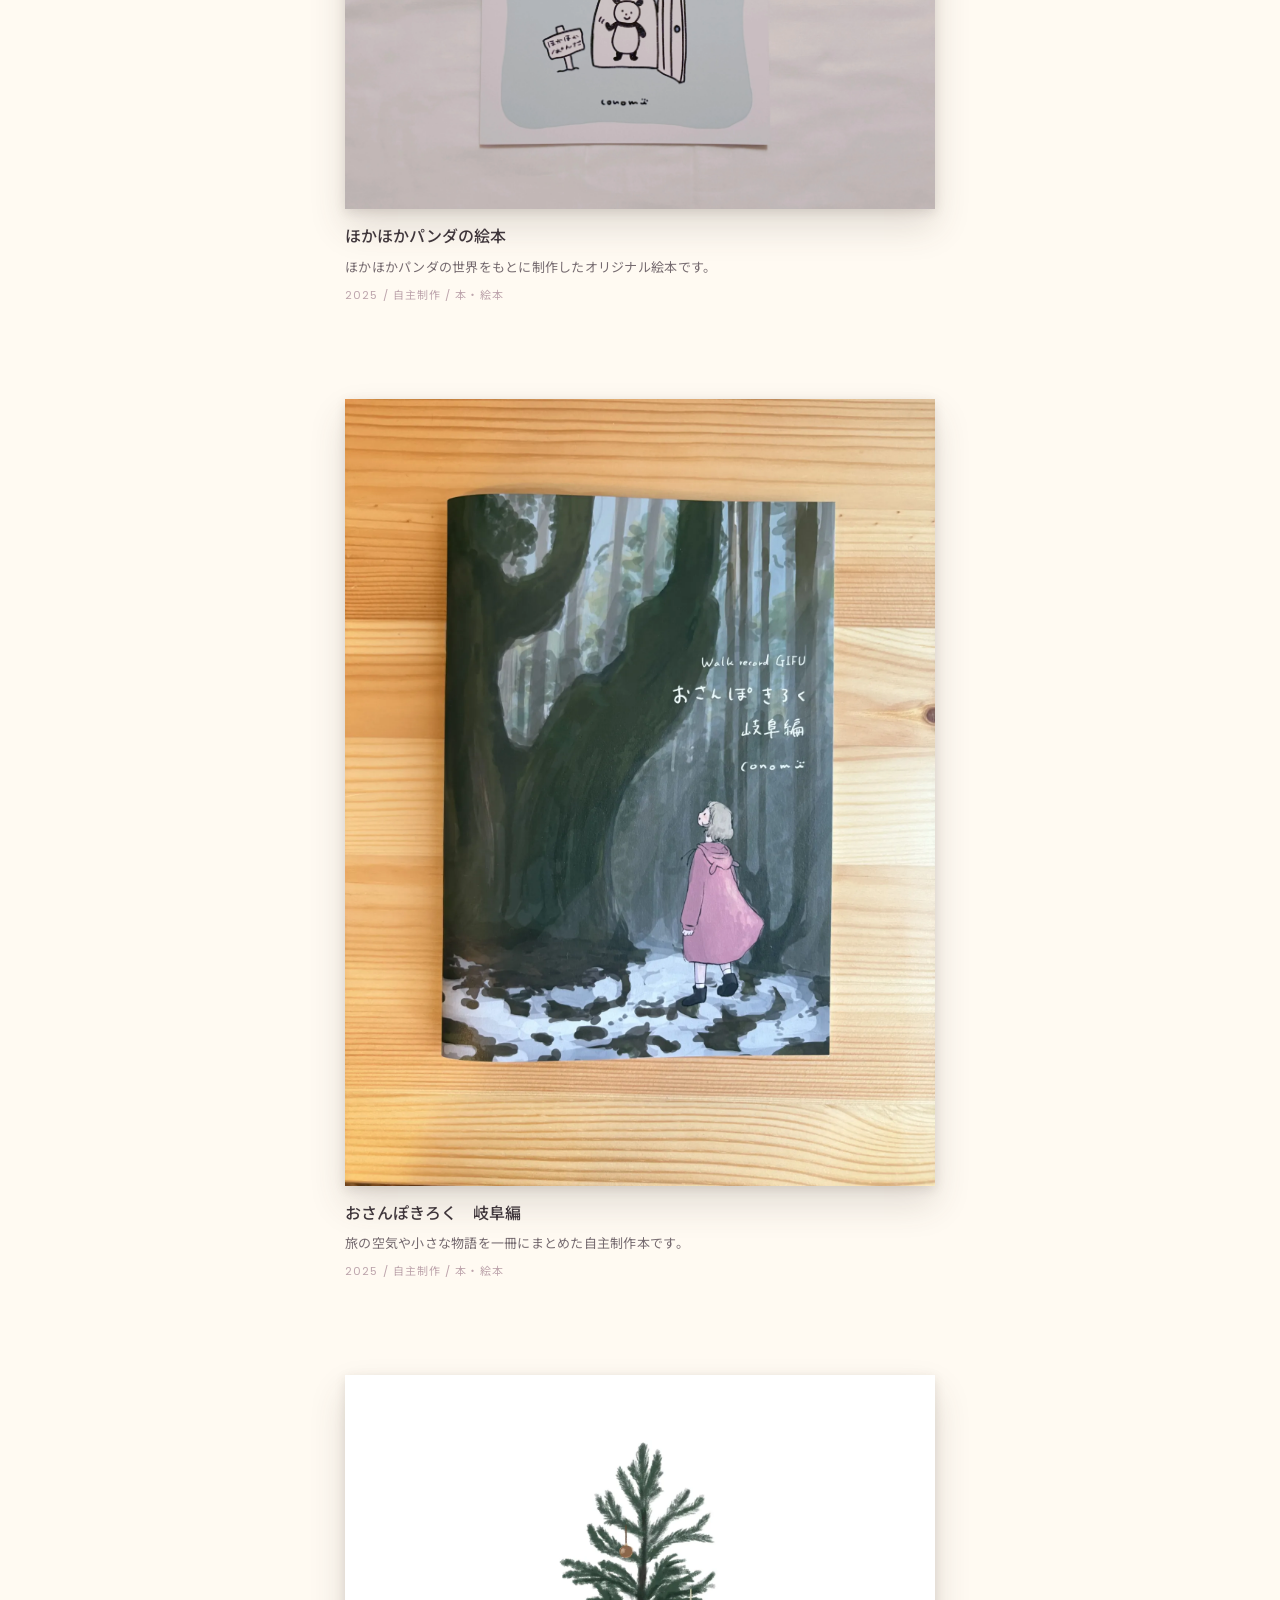
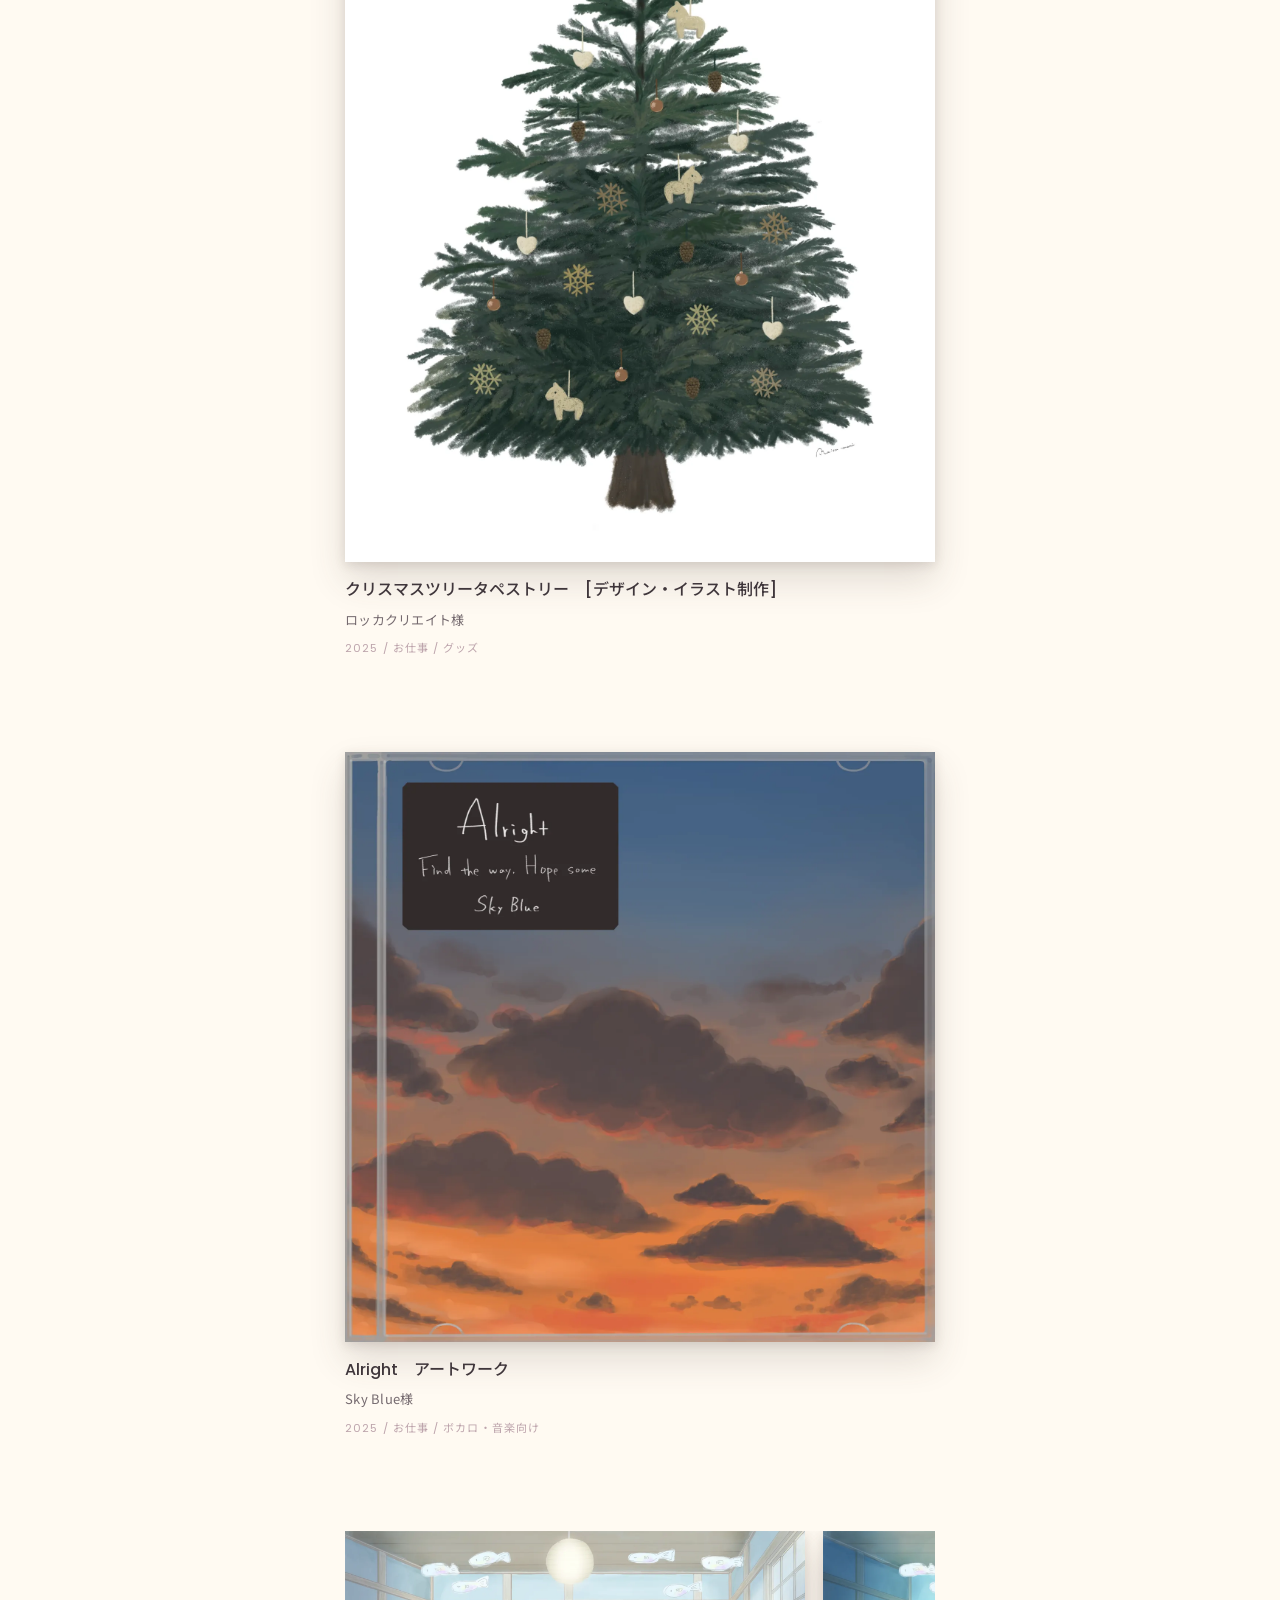
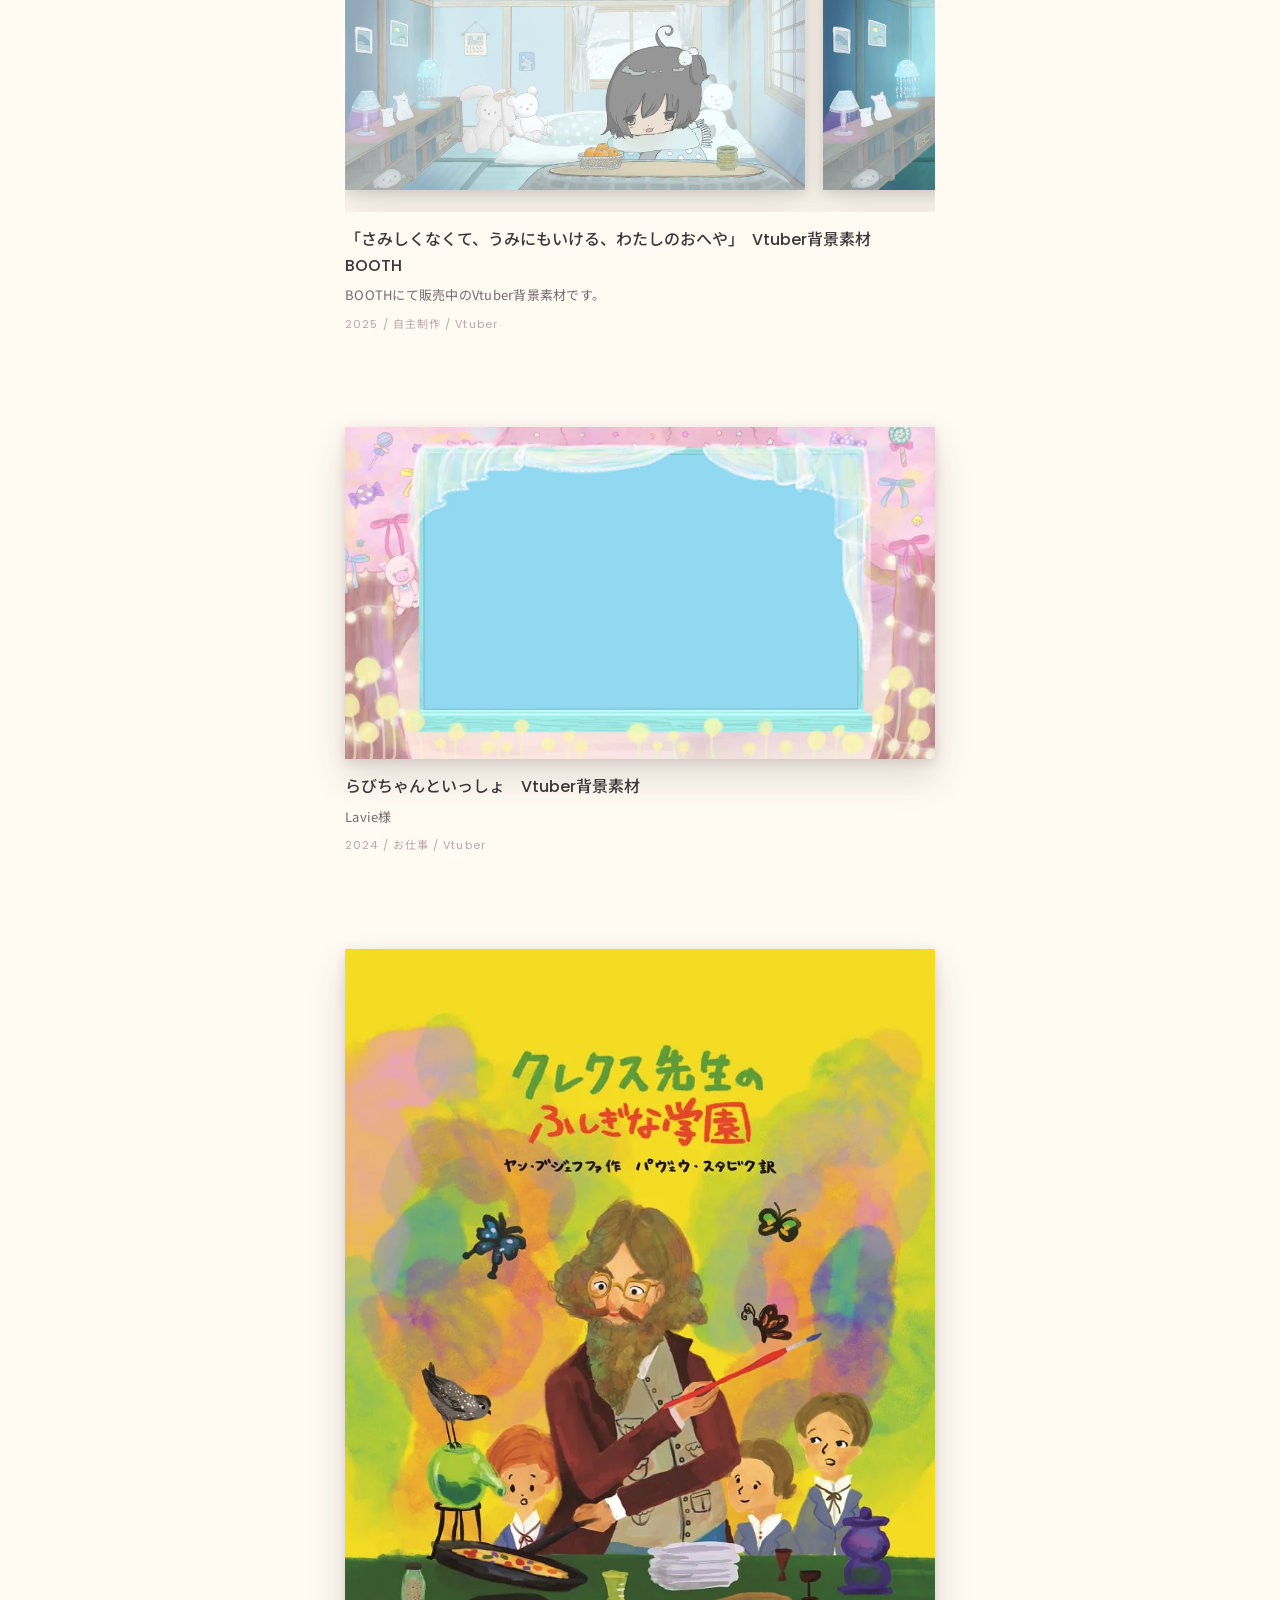
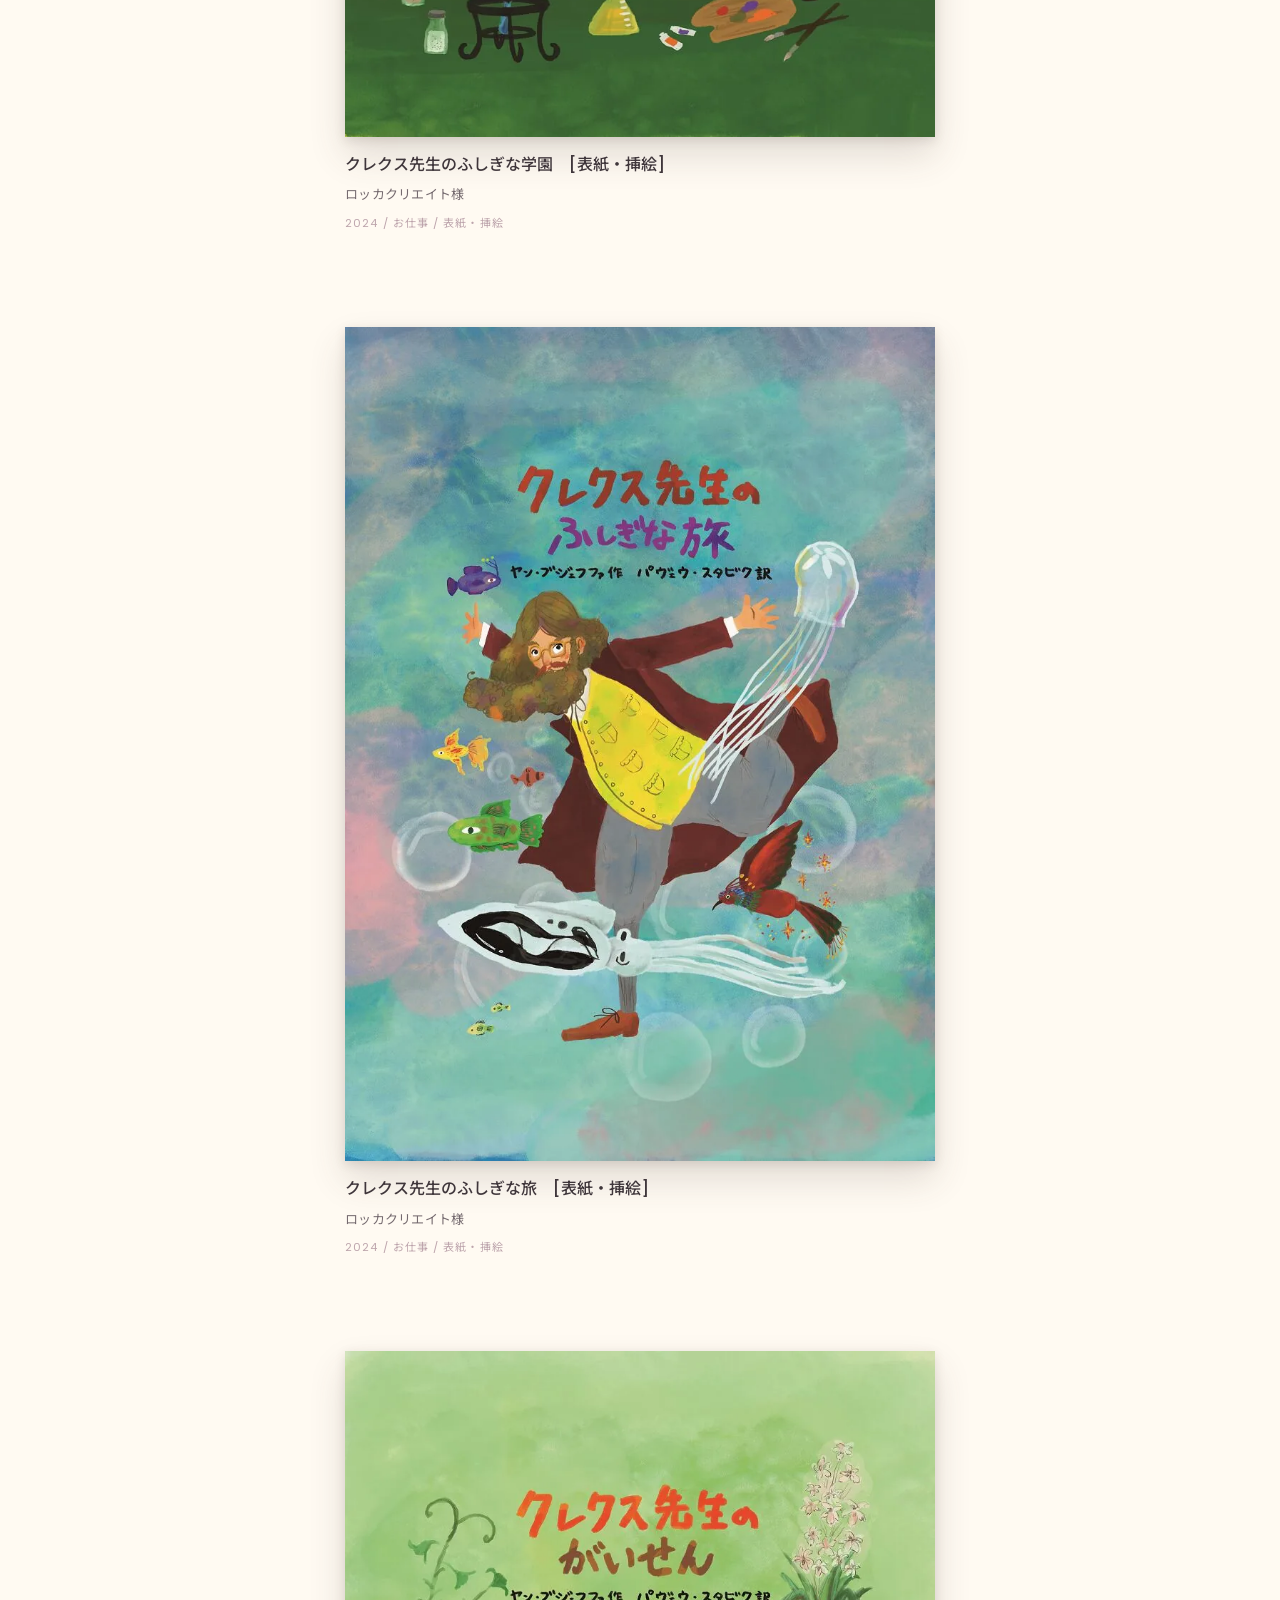
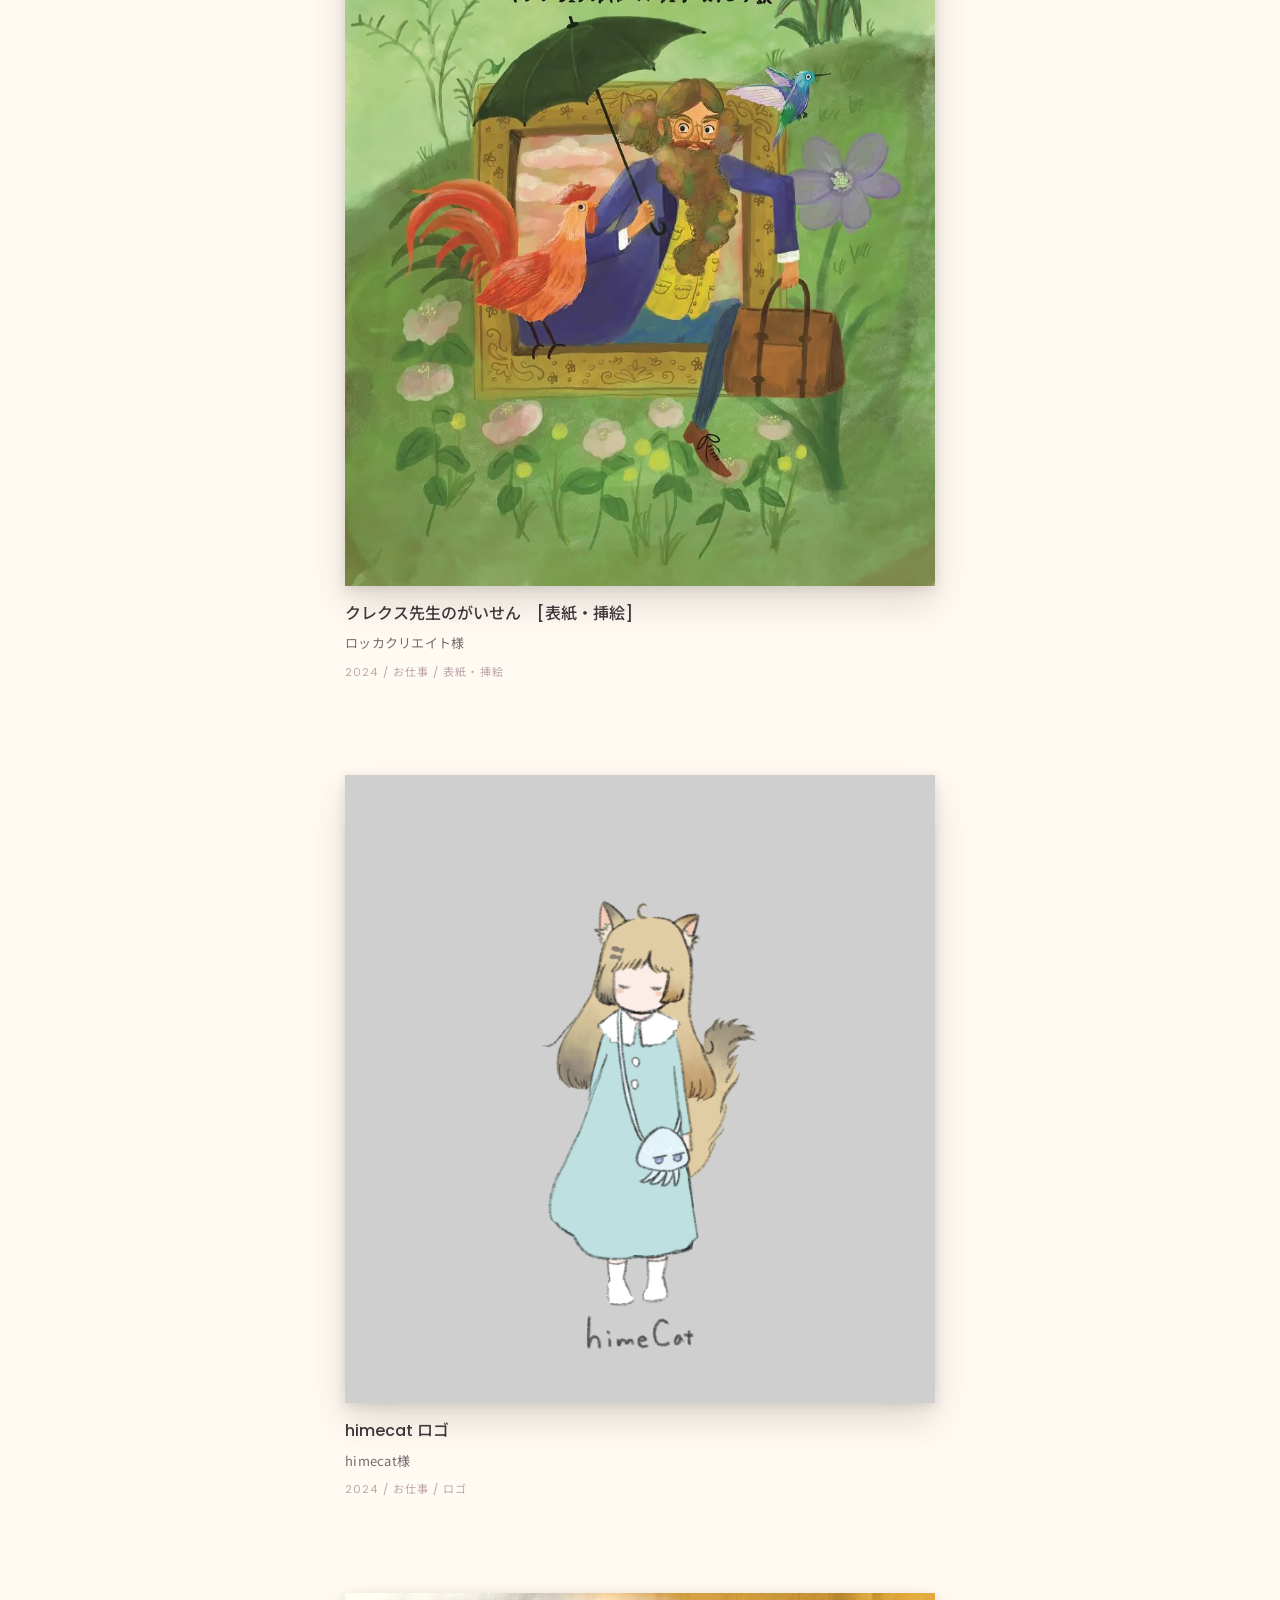
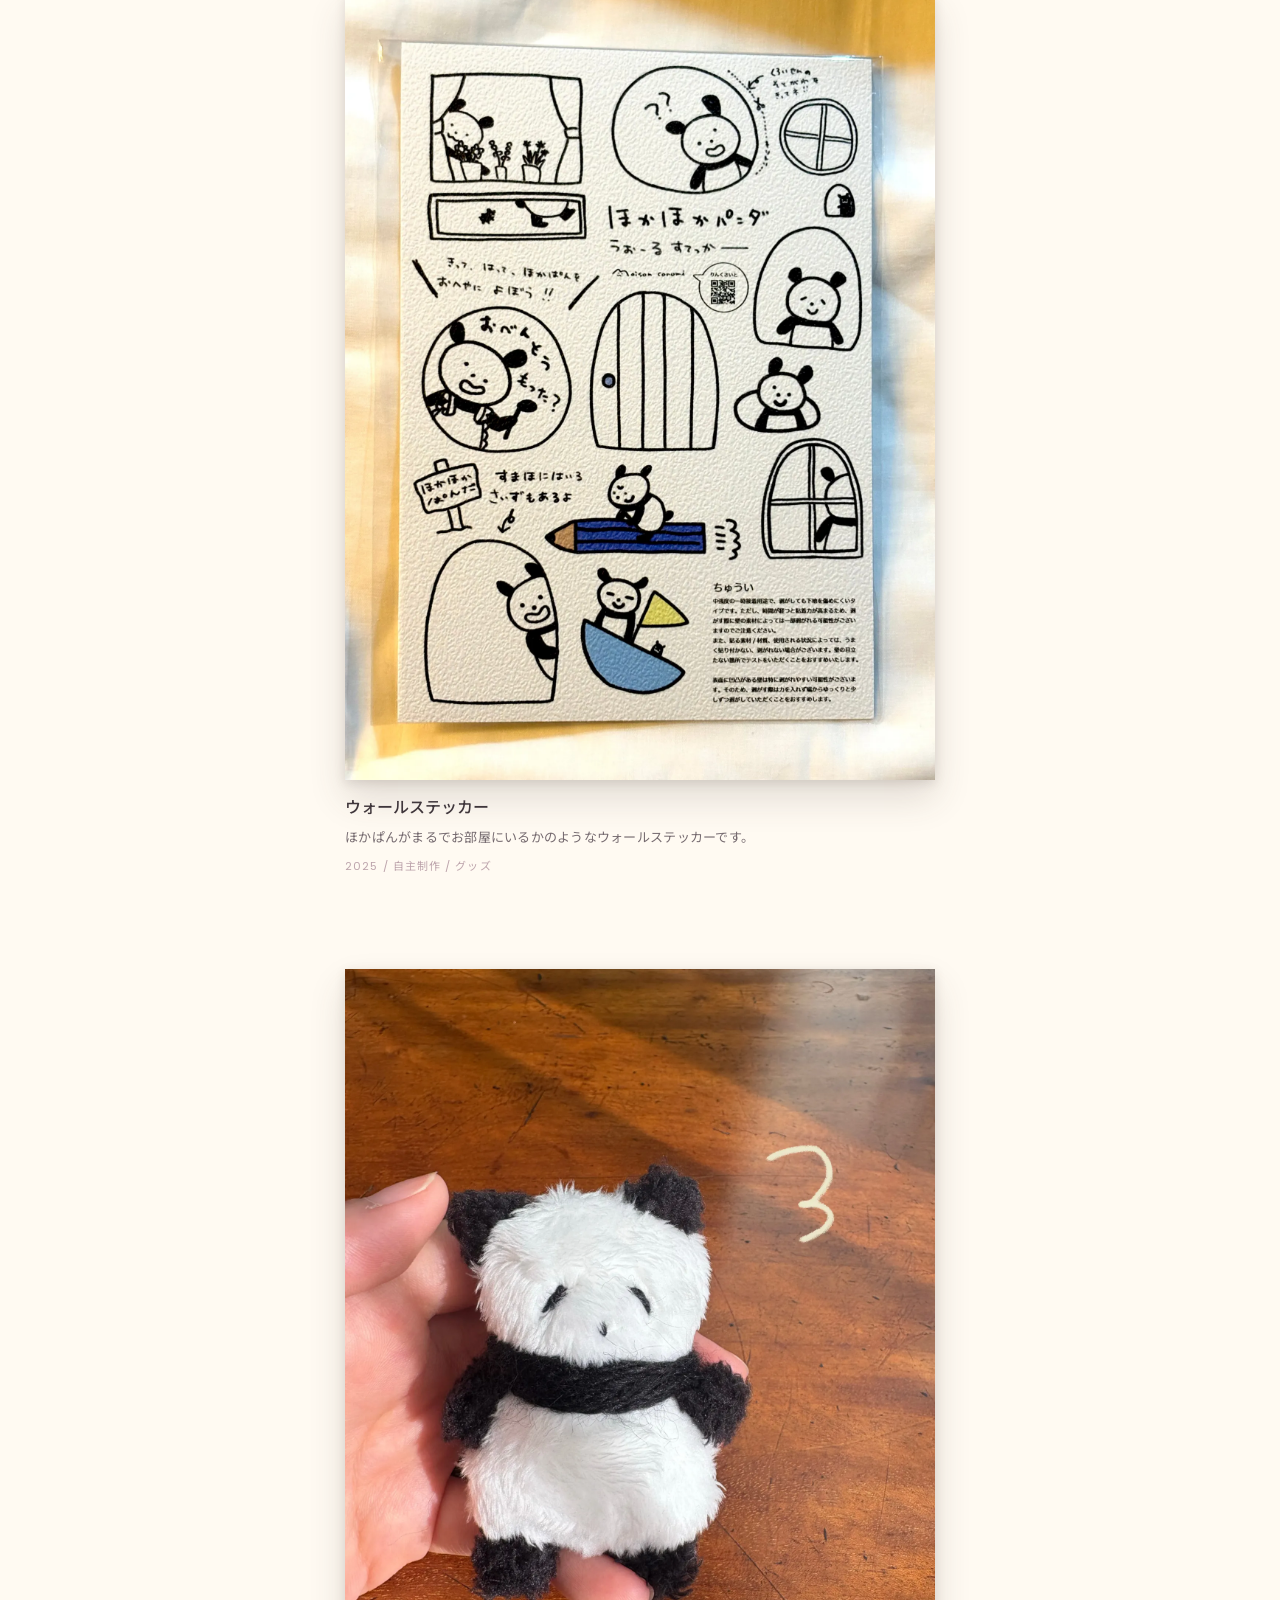
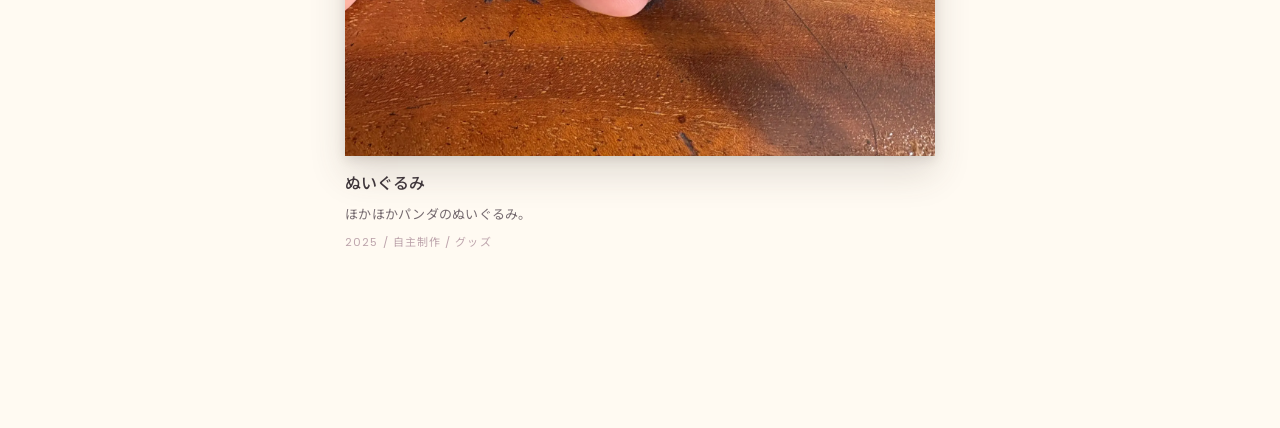
<file: works.html>
<!DOCTYPE html>
<html lang="ja">

<head>
    <meta charset="UTF-8">
    <meta name="viewport" content="width=device-width, initial-scale=1.0">
    <title>Works | Maisonconomi</title>

    <!-- フォント -->
    <link href="https://fonts.googleapis.com/css2?family=Noto+Sans+JP&family=Poppins:wght@400;500;600&display=swap"
        rel="stylesheet">

    <!-- reset CSS -->
    <link rel="stylesheet" href="css/reset.css">

    <!-- main style -->
    <link rel="stylesheet" href="css/style.css">

    <!-- works style -->
    <link rel="stylesheet" href="css/works.css">
</head>

<body>
    <header class="site-header">
        <nav class="site-nav">
            <a id="site-title" href="index.html" aria-label="Maison Conomi トップページ">
                <img class="site-logo" src="images/logo-site.webp" alt="Maison Conomi">
            </a>
            <ul class="nav-list">
                <li><a href="about.html">about</a></li>
                <li><a href="works.html" class="active">works</a></li>
                <li><a href="gallery.html">gallery</a></li>
                <li>
                    <a class="nav-icon-link" href="hokapan.html" aria-label="ほかほかパンダ" title="ほかほかパンダ">
                        <img class="nav-panda-icon" src="images/about-hokahokapanda-site.webp" alt="">
                    </a>
                </li>
                <li><a href="https://cooon.theshop.jp/" target="_blank" rel="noopener noreferrer">shop</a></li>
                <li><a href="https://potofu.me/conomi" target="_blank" rel="noopener noreferrer">links</a></li>
            </ul>
        </nav>
    </header>

    <main class="main sub-page">
        <div class="works-container">
            <section class="page-section works-hero">
                <h1 class="works-title">Works</h1>
                <p class="works-intro">
                    表紙・挿絵のお仕事や、つくってきた本とグッズをまとめています。
                </p>
            </section>

            <section class="page-section works-archive">
                <div class="works-filters">
                    <div class="filter-group" role="group" aria-label="カテゴリで絞り込み">
                        <p class="filter-label">Category</p>
                        <div id="category-filters" class="filter-options"></div>
                    </div>

                    <div class="filter-group" role="group" aria-label="制作区分で絞り込み">
                        <p class="filter-label">Type</p>
                        <div id="type-filters" class="filter-options"></div>
                    </div>

                    <div class="filter-group" role="group" aria-label="年で絞り込み">
                        <p class="filter-label">Year</p>
                        <div id="year-filters" class="filter-options"></div>
                    </div>
                </div>

                <div id="works-list" class="work-list" aria-live="polite"></div>
                <p id="works-empty" class="works-empty" hidden>該当する作品はありません。</p>
            </section>
        </div>
    </main>

    <button class="back-to-top" type="button" data-back-to-top aria-label="ページ上部へ戻る">↑</button>

    <script src="js/works-data.js"></script>
    <script src="js/works.js"></script>
    <script src="js/image-protection.js"></script>
    <script src="js/back-to-top.js"></script>
</body>

</html>
</file>
<file: css/style.css>
@charset "UTF-8";

html {
    overflow-y: scroll;
}

:root {
    --font-jp: "Noto Sans JP", "Hiragino Sans", "Yu Gothic", sans-serif;
    --font-english: "Poppins", var(--font-jp);
}

/* 全体 */
body {
    margin: 0;
    background-color: #f2f2f2;
    font-family: var(--font-jp);
}

img {
    user-select: none;
    -webkit-user-drag: none;
    -webkit-touch-callout: none;
}

/* ヘッダー */
.site-header {
    position: fixed;
    top: 0;
    left: 0;
    width: 100%;
    height: 64px;
    padding: 0 clamp(16px, 5vw, 80px);
    display: flex;
    align-items: center;
    z-index: 10;
    background-color: rgba(255, 255, 255, 0.8);
    backdrop-filter: blur(6px);
    box-shadow: 0 2px 8px rgba(0, 0, 0, 0.05);
}

/* ナビ */
.site-nav {
    display: flex;
    justify-content: space-between;
    align-items: center;
    width: 100%;
    max-width: 1400px;
    margin: 0 auto;
}

/* メニュー */
.nav-list {
    display: flex;
    align-items: center;
    gap: 24px;
    list-style: none;
    margin: 0;
    padding: 0;
}

.nav-list a {
    font-family: var(--font-english);
    font-size: 13px;
    letter-spacing: 0.08em;
    color: #555;
    text-decoration: none;
    position: relative;
    transition: all 0.3s ease;
}

.nav-list a::after {
    content: "";
    position: absolute;
    left: 0;
    bottom: -4px;
    width: 0;
    height: 1px;
    background-color: #555;
    transition: width 0.3s ease;
}

.nav-list a:hover {
    color: #000;
}

.nav-list a:hover::after {
    width: 100%;
}

.nav-list a.active {
    color: #000;
}

.nav-list a.active::after {
    width: 100%;
}

.nav-icon-link {
    width: 30px;
    height: 30px;
    display: inline-flex;
    align-items: center;
    justify-content: center;
    transition: transform 0.3s ease;
}

.nav-icon-link::after {
    display: none;
}

.nav-icon-link:hover,
.nav-icon-link.active {
    transform: translateY(-2px);
}

.nav-panda-icon {
    width: 28px;
    height: 28px;
    object-fit: contain;
    display: block;
}

/* メイン */
.main {
    padding: 64px clamp(16px, 5vw, 80px) 40px;
}

.main:not(.sub-page) {
    padding: 64px 0 0;
}

/* トップ画像 */
.frame {
    position: relative;
    --panda-edge: clamp(10px, 2.5vw, 32px);
    --panda-width: 72px;
    width: 100%;
    height: calc(100vh - 64px);
    overflow: hidden;
}

.top-visual {
    width: 100%;
    height: 100%;
    display: block;
    object-fit: cover;
    object-position: center;
}

.top-floating-panda {
    position: absolute;
    top: 58%;
    left: var(--panda-edge);
    z-index: 1;
    width: var(--panda-width);
    height: auto;
    display: block;
    cursor: grab;
    pointer-events: auto;
    touch-action: none;
    user-select: none;
    filter: drop-shadow(0 18px 24px rgba(12, 28, 72, 0.22));
    transform-origin: 50% 55%;
    transform: rotate(-8deg);
    will-change: top, left, transform;
}

.top-floating-panda.is-dragging {
    cursor: grabbing;
    filter: drop-shadow(0 22px 28px rgba(12, 28, 72, 0.28));
}

/* 共通見出し */
.page-title {
    font-family: var(--font-english);
    font-size: 40px;
    letter-spacing: 0.05em;
    margin-bottom: 24px;
}

/* サイトタイトル */
#site-title {
    width: clamp(180px, 21vw, 260px);
    height: 50px;
    display: flex;
    align-items: center;
    text-decoration: none;
}

.site-logo {
    width: 100%;
    height: 100%;
    display: block;
    object-fit: contain;
    object-position: left center;
}

.back-to-top {
    position: fixed;
    right: clamp(16px, 4vw, 44px);
    bottom: clamp(18px, 4vw, 42px);
    z-index: 20;
    width: 44px;
    height: 44px;
    display: grid;
    place-items: center;
    border: 1px solid rgba(63, 54, 59, 0.2);
    border-radius: 50%;
    background: rgba(255, 255, 255, 0.82);
    color: #4f464b;
    cursor: pointer;
    font-family: var(--font-english);
    font-size: 18px;
    line-height: 1;
    opacity: 0;
    pointer-events: none;
    transform: translateY(8px);
    transition: opacity 0.25s ease, transform 0.25s ease, background-color 0.25s ease;
    backdrop-filter: blur(6px);
}

.back-to-top.is-visible {
    opacity: 1;
    pointer-events: auto;
    transform: translateY(0);
}

.back-to-top:hover,
.back-to-top:focus-visible {
    background: rgba(255, 255, 255, 0.95);
}

body.modal-open .back-to-top {
    opacity: 0;
    pointer-events: none;
    transform: translateY(8px);
}

@media (max-width: 720px) {
    .site-header {
        height: auto;
        min-height: 64px;
        padding-top: 12px;
        padding-bottom: 12px;
    }

    .site-nav {
        align-items: flex-start;
        flex-direction: column;
        gap: 10px;
    }

    .nav-list {
        width: 100%;
        gap: 18px;
        overflow-x: auto;
        padding-bottom: 2px;
    }

    .nav-list a {
        white-space: nowrap;
    }

    #site-title {
        width: clamp(160px, 54vw, 220px);
        height: 42px;
    }

    .back-to-top {
        right: 16px;
        bottom: 30px;
        width: 40px;
        height: 40px;
        font-size: 16px;
    }

    .main {
        padding: 112px 16px 32px;
    }

    .main:not(.sub-page) {
        padding: 112px 0 0;
    }

    .frame {
        --panda-edge: 10px;
        height: calc(100vh - 112px);
    }
}
</file>
<file: css/about.css>
@charset "UTF-8";

/* aboutページ専用 */
.about-container {
    max-width: 1100px;
    margin: 0 auto;
    padding: 8px clamp(24px, 5vw, 56px) 72px;
}

body {
    background: linear-gradient(
        to bottom,
        #fff2f6 0%,
        #fffaf2 48%,
        #ffffff 100%
    );
}

.page-section {
    padding: 56px 0 64px;
}

.about-container .page-section {
    max-width: 920px;
    margin: 0 auto;
}

.page-text {
    font-size: 16px;
    line-height: 1.8;
    color: #333;
}

.about-profile {
    position: relative;
    max-width: 920px;
    margin: 0 auto;
    padding: 28px 0 0;
}

.profile-inner {
    display: flex;
    align-items: center;
    justify-content: center;
    gap: clamp(36px, 7vw, 88px);
    width: 100%;
    max-width: 100%;
    box-sizing: border-box;
    margin: 0 auto;
    padding: 30px clamp(24px, 5vw, 44px) 28px;
    border: 1px dashed rgba(199, 166, 177, 0.8);
    border-radius: 16px;
    background: rgba(255, 255, 255, 0.58);
}

.profile-image img {
    width: clamp(160px, 21vw, 234px);
    height: auto;
    display: block;
    filter: drop-shadow(0 18px 22px rgba(117, 82, 93, 0.12));
}

.about-characters {
    display: flex;
    flex-wrap: wrap;
    justify-content: center;
    gap: 24px;
    margin: 28px auto 0;
    width: fit-content;
    max-width: 100%;
    box-sizing: border-box;
}

.about-character {
    display: flex;
    flex-direction: column;
    align-items: center;
    width: 142px;
    box-sizing: border-box;
    gap: 8px;
    padding: 0 6px;
    color: inherit;
    text-decoration: none;
}

.about-hokahokapanda {
    transition: transform 0.3s ease, opacity 0.3s ease;
}

.about-hokahokapanda:hover {
    transform: translateY(-3px);
    opacity: 0.76;
}

.about-character img {
    width: 72px;
    height: 108px;
    object-fit: contain;
    display: block;
}

.about-character-text {
    width: 100%;
    font-size: 12px;
    color: #6c5d63;
    line-height: 1.7;
    text-align: center;
}

.about-character-name {
    display: block;
    width: 100%;
    font-family: var(--font-english);
    white-space: nowrap;
}

.about-character-text span:not(.about-character-name) {
    display: block;
    white-space: nowrap;
    color: #a38b93;
    font-size: 11px;
}

.about-character-text a {
    font-family: var(--font-english);
    color: inherit;
    text-decoration: none;
    border-bottom: 1px solid transparent;
    transition: border-color 0.25s ease;
}

.about-character-text a:hover {
    border-bottom-color: currentColor;
}

.about-mendaconu img {
    width: 72px;
}

.about-section-title {
    position: relative;
    display: inline-block;
    font-family: var(--font-english);
    font-size: 21px;
    font-weight: 500;
    letter-spacing: 0.08em;
    color: #4a3f46;
    margin-bottom: 28px;
}

.about-section-title::after {
    content: "";
    display: block;
    width: 100%;
    margin-top: 10px;
    border-bottom: 1px dashed rgba(199, 166, 177, 0.8);
}

.profile-text h3 {
    font-family: var(--font-english);
    font-size: clamp(27px, 3.6vw, 38px);
    font-weight: 500;
    letter-spacing: 0.06em;
    color: #3f363b;
    margin-bottom: 18px;
}

.profile-text {
    max-width: 470px;
}

.profile-text p {
    font-size: clamp(14px, 1.7vw, 16px);
    line-height: 2;
    color: #4f464b;
}

.about-copy {
    max-width: 720px;
}

.about-copy-text {
    font-size: clamp(14px, 1.7vw, 16px);
    line-height: 2.2;
    color: #4f464b;
    letter-spacing: 0.02em;
}

.page-section + .page-section {
    margin-top: 8px;
}

.about-history {
    list-style: none;
    padding: 0;
    margin: 24px 0 0;
}

.about-history li {
    display: grid;
    grid-template-columns: 68px 1fr;
    column-gap: 20px;
    align-items: start;
    margin-bottom: 18px;
    font-size: 15px;
    line-height: 1.8;
    color: #4f464b;
}

.history-year {
    font-family: var(--font-english);
    color: #c7a6b1;
    letter-spacing: 0.05em;
}

.history-text {
    color: #4f464b;
}

.history-note {
    margin-top: 32px;
    font-size: 14px;
    line-height: 2;
    color: #6c5d63;
}

.about-links {
    margin-top: 4px;
    display: flex;
    gap: 24px;
}

.about-links a {
    font-family: var(--font-english);
    font-size: 14px;
    color: #a38b93;
    text-decoration: none;
    border-bottom: 1px solid transparent;
    transition: 0.3s;
}

.about-links a:hover {
    border-bottom: 1px solid #a38b93;
}

@media (max-width: 760px) {
    .about-container {
        padding: 4px 20px 48px;
    }

    .page-section {
        padding: 40px 0 48px;
    }

    .about-hero {
        padding-top: 20px;
    }

    .about-profile {
        padding-top: 20px;
    }

    .profile-inner {
        align-items: center;
        flex-direction: column;
        gap: 26px;
        padding: 26px 18px 24px;
        text-align: center;
    }

    .profile-image img {
        width: min(54vw, 190px);
    }

    .about-characters {
        justify-content: center;
        margin-top: 22px;
    }

    .about-character {
        align-items: center;
    }

    .about-character img {
        width: 70px;
        height: 104px;
    }

    .about-mendaconu img {
        width: 70px;
        height: 104px;
    }

    .about-section-title {
        font-size: 23px;
        margin-bottom: 22px;
    }

    .about-copy-text {
        line-height: 2;
    }

    .about-history li {
        grid-template-columns: 62px 1fr;
        column-gap: 14px;
    }
}
</file>
<file: css/gallery.css>
@charset "UTF-8";

/* galleryページ専用 */
body {
    background: linear-gradient(
        to bottom,
        #eaf7fb 0%,
        #ffffff 40%
    );
}

.gallery-container {
    max-width: 1100px;
    margin: 0 auto;
    padding: 8px clamp(24px, 5vw, 56px) 72px;
}

.gallery-hero {
    padding-top: 44px;
    padding-bottom: 34px;
}

.gallery-title {
    font-family: var(--font-english);
    font-size: clamp(27px, 3.6vw, 38px);
    font-weight: 500;
    letter-spacing: 0.06em;
    color: #3f363b;
    margin-bottom: 18px;
}

.gallery-intro {
    font-size: clamp(14px, 1.7vw, 16px);
    line-height: 2;
    letter-spacing: 0.02em;
    color: #4f464b;
}

.gallery-intro a {
    font-family: var(--font-english);
    color: #8f747d;
    text-decoration: none;
    border-bottom: 1px solid rgba(199, 166, 177, 0.7);
    transition: color 0.25s ease, border-color 0.25s ease;
}

.gallery-intro a:hover {
    color: #3f363b;
    border-bottom-color: #8f747d;
}

/* 共通余白 */
.page-section {
    max-width: 920px;
    margin: 0 auto;
    padding: 56px 0 64px;
}

.page-section + .page-section {
    margin-top: 8px;
}

.gallery-archive {
    padding-top: 20px;
}

/* ギャラリー一覧 */
.gallery-grid {
    display: grid;
    grid-template-columns: repeat(3, 1fr);
    gap: 18px;
}

.gallery-item {
    aspect-ratio: 3 / 4;
    overflow: hidden;
    background-color: rgba(255, 255, 255, 0.42);
    box-shadow:
        0 3px 9px rgba(68, 58, 52, 0.13),
        0 16px 30px rgba(68, 58, 52, 0.15);
}

.gallery-item-wide {
    grid-column: span 2;
    aspect-ratio: 2 / 1;
}

.gallery-item img {
    width: 100%;
    height: 100%;
    object-fit: cover;
    object-position: center;
    display: block;
}

/* モーダル */
.modal {
    display: none;
    position: fixed;
    inset: 0;
    box-sizing: border-box;
    width: 100vw;
    height: 100vh;
    height: 100dvh;
    padding: 40px 48px;
    background: rgba(0, 0, 0, 0.7);
    justify-content: center;
    align-items: center;
    z-index: 999;
    cursor: zoom-out;
    opacity: 0;
    overflow: hidden;
    transition: opacity 0.3s ease;
}
.modal.show {
    opacity: 1;
}

.modal img {
    display: block;
    width: auto;
    height: auto;
    max-width: calc(100vw - 96px);
    max-height: calc(100vh - 80px);
    max-height: calc(100dvh - 80px);
    object-fit: contain;
    box-shadow: 0 10px 30px rgba(0,0,0,0.3);
    user-select: none;
    -webkit-user-drag: none;
}

html.modal-open,
body.modal-open {
    overflow: hidden;
}

body.modal-open {
    user-select: none;
}

@media (max-width: 900px) {
    .gallery-container {
        padding: 4px 20px 48px;
    }

    .gallery-grid {
        grid-template-columns: repeat(2, 1fr);
    }

    .gallery-item-wide {
        grid-column: span 2;
    }
}

@media (max-width: 560px) {
    .modal {
        padding: 24px 18px;
    }

    .modal img {
        max-width: calc(100vw - 36px);
        max-height: calc(100dvh - 48px);
    }

    .page-section {
        padding: 40px 0 48px;
    }

    .gallery-hero {
        padding-top: 24px;
        padding-bottom: 28px;
    }

    .gallery-archive {
        padding-top: 16px;
    }

    .gallery-grid {
        gap: 12px;
    }

    .gallery-item-wide {
        grid-column: span 2;
    }
}
</file>
<file: css/hokapan.css>
@charset "UTF-8";

body {
    background: #fff;
}

.hokapan-page {
    min-height: 100svh;
    padding: 64px 16px 0;
    display: grid;
    align-items: start;
    justify-items: center;
    background: #fff;
    font-family: "Yomogi", "Noto Sans JP", sans-serif;
}

.hokapan-room {
    position: relative;
    --floor-y: 49.2%;
    --floor-walker-y: calc(var(--floor-y) + 3.2%);
    width: min(100%, calc((100svh - 64px) * 1.1));
    aspect-ratio: 11 / 10;
    margin: 0 auto;
    overflow: hidden;
    background: #fff;
}

.hokapan-stage {
    position: relative;
    width: 100%;
    height: 100%;
}

.hokapan-name-image {
    position: absolute;
    top: 7%;
    left: 51.4%;
    z-index: 2;
    width: 35.1%;
    max-width: 36%;
    height: auto;
    transform: translateX(-50%);
}

.room-object,
.room-button {
    position: absolute;
    display: block;
    border: 0;
    padding: 0;
    background: transparent;
}

.room-button {
    cursor: pointer;
    transition: opacity 0.25s ease;
}

.room-button:hover,
.room-button:focus-visible {
    opacity: 0.65;
}

.shop-button:hover,
.shop-button:focus-visible {
    opacity: 1;
    filter: brightness(1.08);
}

.room-button:focus-visible {
    outline: 2px solid #111;
    outline-offset: 4px;
}

.room-object img,
.room-button img,
.room-object {
    width: 100%;
    height: auto;
}

.floor-line {
    top: var(--floor-y);
    left: 50%;
    z-index: 1;
    width: 93%;
    transform: translateX(-50%) scaleY(0.24);
    pointer-events: none;
}

.community-button {
    top: 37.2%;
    left: 27.5%;
    z-index: 2;
    width: 8.6%;
}

.door-button {
    top: 38.6%;
    left: 45.9%;
    z-index: 2;
    width: 8.2%;
}

.window-object {
    top: 27.4%;
    left: 50%;
    z-index: 2;
    width: 6.2%;
    transform: translateX(-50%);
    pointer-events: none;
}

.map-button {
    top: 35.8%;
    left: 65.4%;
    z-index: 2;
    width: 6.5%;
}

.shop-button {
    top: calc(var(--floor-y) - 7px);
    left: 66%;
    z-index: 3;
    width: 16.5%;
    --shop-callout-right: 10%;
    --shop-callout-top: -20%;
    overflow: visible;
}

.shop-callout {
    position: absolute;
    right: var(--shop-callout-right);
    top: var(--shop-callout-top);
    z-index: 4;
    display: inline-block;
    padding: 0 15px;
    color: #111;
    font-family: "Yomogi", "Noto Sans JP", sans-serif;
    font-size: clamp(15px, 1.15vw, 16px);
    font-weight: 700;
    letter-spacing: 0.12em;
    line-height: 1;
    white-space: nowrap;
    transform: rotate(3deg);
}

.shop-callout::before,
.shop-callout::after {
    content: "";
    position: absolute;
    bottom: -1px;
    width: 1px;
    height: 18px;
    background: #111;
    transform-origin: bottom center;
}

.shop-callout::before {
    left: 5px;
    transform: rotate(-23deg);
}

.shop-callout::after {
    right: 5px;
    transform: rotate(23deg);
}

.blocks-object {
    top: 63%;
    left: 60.2%;
    z-index: 2;
    width: 12.6%;
    pointer-events: none;
}

.random-hokapan {
    position: absolute;
    top: 54.5%;
    left: 34.8%;
    z-index: 4;
    width: 10.5%;
    min-width: 48px;
    height: auto;
    animation: hokapan-walk 5s ease-in-out infinite;
    transform-origin: 50% 90%;
}

.random-hokapan.is-floor-walker {
    --walk-angle: -1deg;
    --walk-scale: 1;
    top: var(--floor-walker-y);
    left: 30%;
    animation: none;
    backface-visibility: hidden;
    transform: translate3d(0, 0, 0) rotate(var(--walk-angle)) scaleX(var(--walk-scale));
    transition: left 1.8s ease-in-out, top 1.8s ease-in-out;
    will-change: left, top, transform;
}

.random-hokapan.is-floor-walker.is-walking {
    animation: hokapan-heavy-step 1.8s ease-in-out infinite;
}

.random-hokapan.is-character-01 {
    animation: none;
}

.random-hokapan.is-rocket {
    animation: none;
    cursor: grab;
    touch-action: none;
    user-select: none;
    will-change: left, top, transform;
}

.random-hokapan.is-rocket.is-dragging {
    cursor: grabbing;
}

.random-hokapan.is-jumper {
    animation: hokapan-jump 1.2s cubic-bezier(0.42, 0, 0.28, 1) infinite;
}

.hokapan-profile-list {
    position: absolute;
    left: 50%;
    bottom: 5.4%;
    z-index: 2;
    display: grid;
    gap: 4px;
    width: max-content;
    max-width: 70%;
    margin: 0;
    color: #111;
    font-size: 15px;
    line-height: 1.35;
    transform: translateX(-50%);
}

.hokapan-profile-list div {
    display: grid;
    grid-template-columns: 86px minmax(0, 1fr);
    gap: 16px;
}

.hokapan-profile-list dt,
.hokapan-profile-list dd {
    margin: 0;
    font-weight: 700;
}

.hokapan-profile-list dt {
    font-weight: 800;
}

.hokapan-return-message {
    position: absolute;
    left: 50%;
    top: 2%;
    z-index: 2;
    width: min(90%, 520px);
    margin: 0;
    color: #4f78b8;
    font-family: "Noto Sans JP", "Hiragino Sans", "Yu Gothic", sans-serif;
    font-size: 11px;
    font-weight: 600;
    line-height: 1.5;
    text-align: center;
    transform: translateX(-50%);
}

.hokapan-panel {
    position: fixed;
    inset: 0;
    z-index: 30;
    display: grid;
    place-items: center;
    padding: 24px;
    opacity: 1;
    visibility: visible;
    transition: opacity 0.25s ease, visibility 0.25s ease;
}

.hokapan-panel[aria-hidden="true"] {
    opacity: 0;
    visibility: hidden;
    pointer-events: none;
}

.hokapan-panel-backdrop {
    position: absolute;
    inset: 0;
    background: rgba(255, 255, 255, 0.82);
    backdrop-filter: blur(5px);
}

.hokapan-panel-card {
    position: relative;
    z-index: 1;
    display: grid;
    grid-template-rows: auto auto minmax(0, 1fr);
    width: min(100%, 720px);
    max-height: calc(100vh - 48px);
    max-height: calc(100dvh - 48px);
    overflow: hidden;
    padding: 28px;
    border: 1px solid #111;
    border-radius: 6px;
    background: #fff;
    color: #111;
}

.hokapan-panel-close {
    position: absolute;
    top: 12px;
    right: 12px;
    width: 32px;
    height: 32px;
    border: 1px solid #111;
    border-radius: 50%;
    background: #fff;
    cursor: pointer;
    font-family: inherit;
    font-size: 18px;
    line-height: 1;
}

.hokapan-panel-card h2 {
    margin: 0 42px 8px 0;
    font-size: 24px;
    font-weight: 700;
}

.hokapan-panel-card p {
    margin: 0 0 18px;
    font-size: 14px;
    line-height: 1.7;
}

.hokapan-panel-card img {
    display: block;
    width: 100%;
    max-height: calc(100vh - 176px);
    max-height: calc(100dvh - 176px);
    height: 100%;
    object-fit: contain;
    object-position: center top;
}

@keyframes hokapan-walk {
    0% {
        transform: translateY(0) rotate(-1deg);
    }

    50% {
        transform: translateY(3%) rotate(1deg);
    }

    100% {
        transform: translateY(0) rotate(-1deg);
    }
}

@keyframes hokapan-heavy-step {
    0% {
        transform: translate3d(0, 0, 0) rotate(var(--walk-angle)) scaleX(var(--walk-scale));
    }

    25% {
        transform: translate3d(0, 1px, 0) rotate(calc(var(--walk-angle) + 3deg)) scaleX(var(--walk-scale));
    }

    50% {
        transform: translate3d(0, 0, 0) rotate(calc(var(--walk-angle) + 2deg)) scaleX(var(--walk-scale));
    }

    75% {
        transform: translate3d(0, 1px, 0) rotate(calc(var(--walk-angle) - 3deg)) scaleX(var(--walk-scale));
    }

    100% {
        transform: translate3d(0, 0, 0) rotate(var(--walk-angle)) scaleX(var(--walk-scale));
    }
}

@keyframes hokapan-jump {
    0%,
    100% {
        transform: translateY(0) rotate(-1deg);
    }

    42% {
        transform: translateY(-12px) rotate(1deg);
    }
}

@keyframes hokapan-tap-hint {
    0% {
        filter: brightness(1);
        opacity: 1;
    }

    45% {
        filter: brightness(1.08);
        opacity: 0.72;
    }

    100% {
        filter: brightness(1);
        opacity: 1;
    }
}

@media (max-width: 720px) {
    .hokapan-page {
        padding: 112px 0 0;
    }

    .hokapan-room {
        --mobile-floor-y: 46%;
        --floor-y: var(--mobile-floor-y);
        --floor-walker-y: calc(var(--mobile-floor-y) + 22px);
        width: min(100%, 390px);
        height: min(720px, calc(100svh - 112px));
        aspect-ratio: auto;
        min-height: 540px;
    }

    .hokapan-stage {
        height: 100%;
    }

    .hokapan-name-image {
        top: 6.4%;
        width: 188px;
        max-width: 58%;
    }

    .room-button {
        animation: hokapan-tap-hint 1.8s ease-in-out 0.45s 1 both;
    }

    .room-button:hover,
    .room-button:focus-visible,
    .shop-button:hover,
    .shop-button:focus-visible {
        filter: none;
        opacity: 1;
    }

    .floor-line {
        top: var(--mobile-floor-y);
        width: 114%;
        transform: translateX(-50%) scaleY(0.6);
    }

    .community-button {
        top: calc(var(--mobile-floor-y) - 2px);
        left: 15.2%;
        width: 14.4%;
        transform: translateY(-100%);
    }

    .door-button {
        top: calc(var(--mobile-floor-y) + 6px);
        left: 50%;
        width: 17.5%;
        transform: translate(-50%, -100%);
    }

    .window-object {
        top: 21%;
        left: 50%;
        width: 13.4%;
    }

    .map-button {
        top: 30.5%;
        left: 68.6%;
        width: 13.2%;
    }

    .shop-button {
        top: calc(var(--mobile-floor-y) - 7px);
        left: 66%;
        width: 21.8%;
        --shop-callout-right: -10%;
        --shop-callout-top: -30%;
    }

    .shop-callout {
        padding: 0 13px;
        font-size: 12px;
    }

    .shop-callout::before,
    .shop-callout::after {
        height: 16px;
    }

    .blocks-object {
        top: calc(var(--mobile-floor-y) + 72px);
        left: 55.2%;
        width: 25.4%;
    }

    .random-hokapan {
        top: calc(var(--mobile-floor-y) + 26px);
        left: 14.4%;
        width: auto;
        height: clamp(92px, 17svh, 118px);
        max-width: clamp(72px, 24vw, 96px);
        min-width: 0;
        object-fit: contain;
    }

    .random-hokapan.is-character-04 {
        height: clamp(110px, 20svh, 136px);
        max-width: clamp(96px, 30vw, 128px);
    }

    .random-hokapan.is-floor-walker {
        top: var(--floor-walker-y);
        left: 12.8%;
    }

    .hokapan-profile-list {
        position: absolute;
        left: 50%;
        top: 72.5%;
        bottom: auto;
        width: min(86%, 340px);
        transform: translateX(-50%);
        font-size: clamp(11px, min(3.8vw, 2.2svh), 15px);
        line-height: 1.28;
    }

    .hokapan-profile-list div {
        grid-template-columns: clamp(58px, 20vw, 80px) minmax(0, 1fr);
        gap: 10px;
    }

    .hokapan-return-message {
        left: 50%;
        top: 0.4%;
        bottom: auto;
        width: min(88%, 340px);
        font-size: clamp(9px, min(2.8vw, 1.6svh), 11px);
    }

    .hokapan-panel {
        padding: 16px;
    }

    .hokapan-panel-card {
        display: block;
        max-height: calc(100dvh - 32px);
        overflow: auto;
        padding: 22px;
    }

    .hokapan-panel-card img {
        max-height: none;
        height: auto;
    }
}

@media (max-width: 720px) and (prefers-reduced-motion: reduce) {
    .room-button {
        animation: none;
    }
}

@media (max-width: 360px) {
    .hokapan-profile-list div {
        grid-template-columns: clamp(58px, 21vw, 78px) minmax(0, 1fr);
    }

    .random-hokapan {
        left: 12.2%;
    }
}
</file>
<file: css/works.css>
@charset "UTF-8";

/* worksページ専用 */
body {
    background-color: #fffaf2;
}

.works-container {
    max-width: 1100px;
    margin: 0 auto;
    padding: 8px clamp(24px, 5vw, 56px) 72px;
}

.page-section {
    max-width: 920px;
    margin: 0 auto;
    padding: 56px 0 64px;
}

.works-hero {
    padding-top: 44px;
    padding-bottom: 34px;
}

.works-title {
    font-family: var(--font-english);
    font-size: clamp(27px, 3.6vw, 38px);
    font-weight: 500;
    letter-spacing: 0.06em;
    color: #3f363b;
    margin-bottom: 18px;
}

.works-intro {
    font-size: clamp(14px, 1.7vw, 16px);
    line-height: 2;
    letter-spacing: 0.02em;
    color: #4f464b;
}

.page-section + .page-section {
    margin-top: 8px;
}

.works-archive {
    padding-top: 20px;
}

.works-filters {
    width: min(100%, 590px);
    margin: 0 auto clamp(54px, 8vw, 78px);
}

.filter-group {
    display: grid;
    grid-template-columns: 74px 1fr;
    align-items: baseline;
    column-gap: 24px;
    padding: 15px 0;
    border-bottom: 1px solid rgba(210, 178, 188, 0.3);
}

.filter-group:first-child {
    padding-top: 0;
}

.filter-label {
    font-family: var(--font-english);
    font-size: 13px;
    letter-spacing: 0.1em;
    color: #a98282;
    text-shadow: 0 1px 0 rgba(255, 255, 255, 0.75);
}

.filter-options {
    display: flex;
    flex-wrap: wrap;
    gap: 9px 22px;
}

.filter-button {
    appearance: none;
    padding: 0 0 3px;
    border: 0;
    border-bottom: 1px solid transparent;
    background: transparent;
    font-family: var(--font-english);
    font-size: 12px;
    letter-spacing: 0.06em;
    color: #7d6e6c;
    cursor: pointer;
    text-shadow:
        0 1px 0 rgba(255, 255, 255, 0.82),
        0 -1px 0 rgba(119, 85, 75, 0.08);
    transition: color 0.25s ease, border-color 0.25s ease;
}

.filter-button:hover,
.filter-button[aria-pressed="true"] {
    color: #3f363b;
    border-bottom-color: #c7a6b1;
}

.work-list {
    display: flex;
    flex-direction: column;
    align-items: center;
    gap: clamp(66px, 10vw, 94px);
}

.work-card {
    width: min(100%, 590px);
}

.work-image {
    width: 100%;
    height: auto;
    display: block;
    box-shadow:
        0 3px 10px rgba(77, 61, 55, 0.14),
        0 18px 34px rgba(77, 61, 55, 0.16);
}

.work-card > .work-image {
    margin-bottom: 15px;
}

.work-image-strip {
    display: flex;
    align-items: center;
    gap: 18px;
    margin-bottom: 15px;
    padding: 0 0 22px;
    overflow-x: auto;
    overscroll-behavior-x: contain;
    scroll-snap-type: x proximity;
    scrollbar-color: rgba(199, 166, 177, 0.7) transparent;
}

.work-image-strip .work-image {
    flex: 0 0 min(86%, 460px);
    width: min(86%, 460px);
    height: auto;
    scroll-snap-align: start;
}

.work-card-body h2 {
    font-family: var(--font-english);
    font-size: clamp(15px, 1.8vw, 16px);
    font-weight: 500;
    line-height: 1.6;
    color: #3f363b;
    margin-bottom: 5px;
}

.work-meta {
    margin-top: 8px;
    font-family: var(--font-english);
    font-size: 11px;
    line-height: 1.7;
    letter-spacing: 0.1em;
    color: #bda4ac;
}

.work-description {
    font-size: 13px;
    line-height: 1.8;
    letter-spacing: 0.02em;
    color: #756a6f;
}

.works-empty {
    padding: 48px 0;
    font-size: 14px;
    color: #807178;
    text-align: center;
}

@media (max-width: 760px) {
    .works-container {
        padding: 4px 20px 48px;
    }

    .page-section {
        padding: 40px 0 48px;
    }

    .works-hero {
        padding-top: 24px;
        padding-bottom: 34px;
    }

    .works-archive {
        padding-top: 14px;
    }

    .works-filters {
        margin-bottom: 48px;
    }

    .filter-group {
        grid-template-columns: 66px 1fr;
        column-gap: 14px;
        padding: 13px 0;
    }

    .filter-options {
        gap: 9px 18px;
    }

    .filter-button {
        font-size: 12px;
    }

    .work-list {
        gap: 56px;
    }

    .work-card > .work-image,
    .work-image-strip {
        margin-bottom: 13px;
    }

    .work-description {
        font-size: 13px;
        line-height: 1.8;
    }
}
</file>
